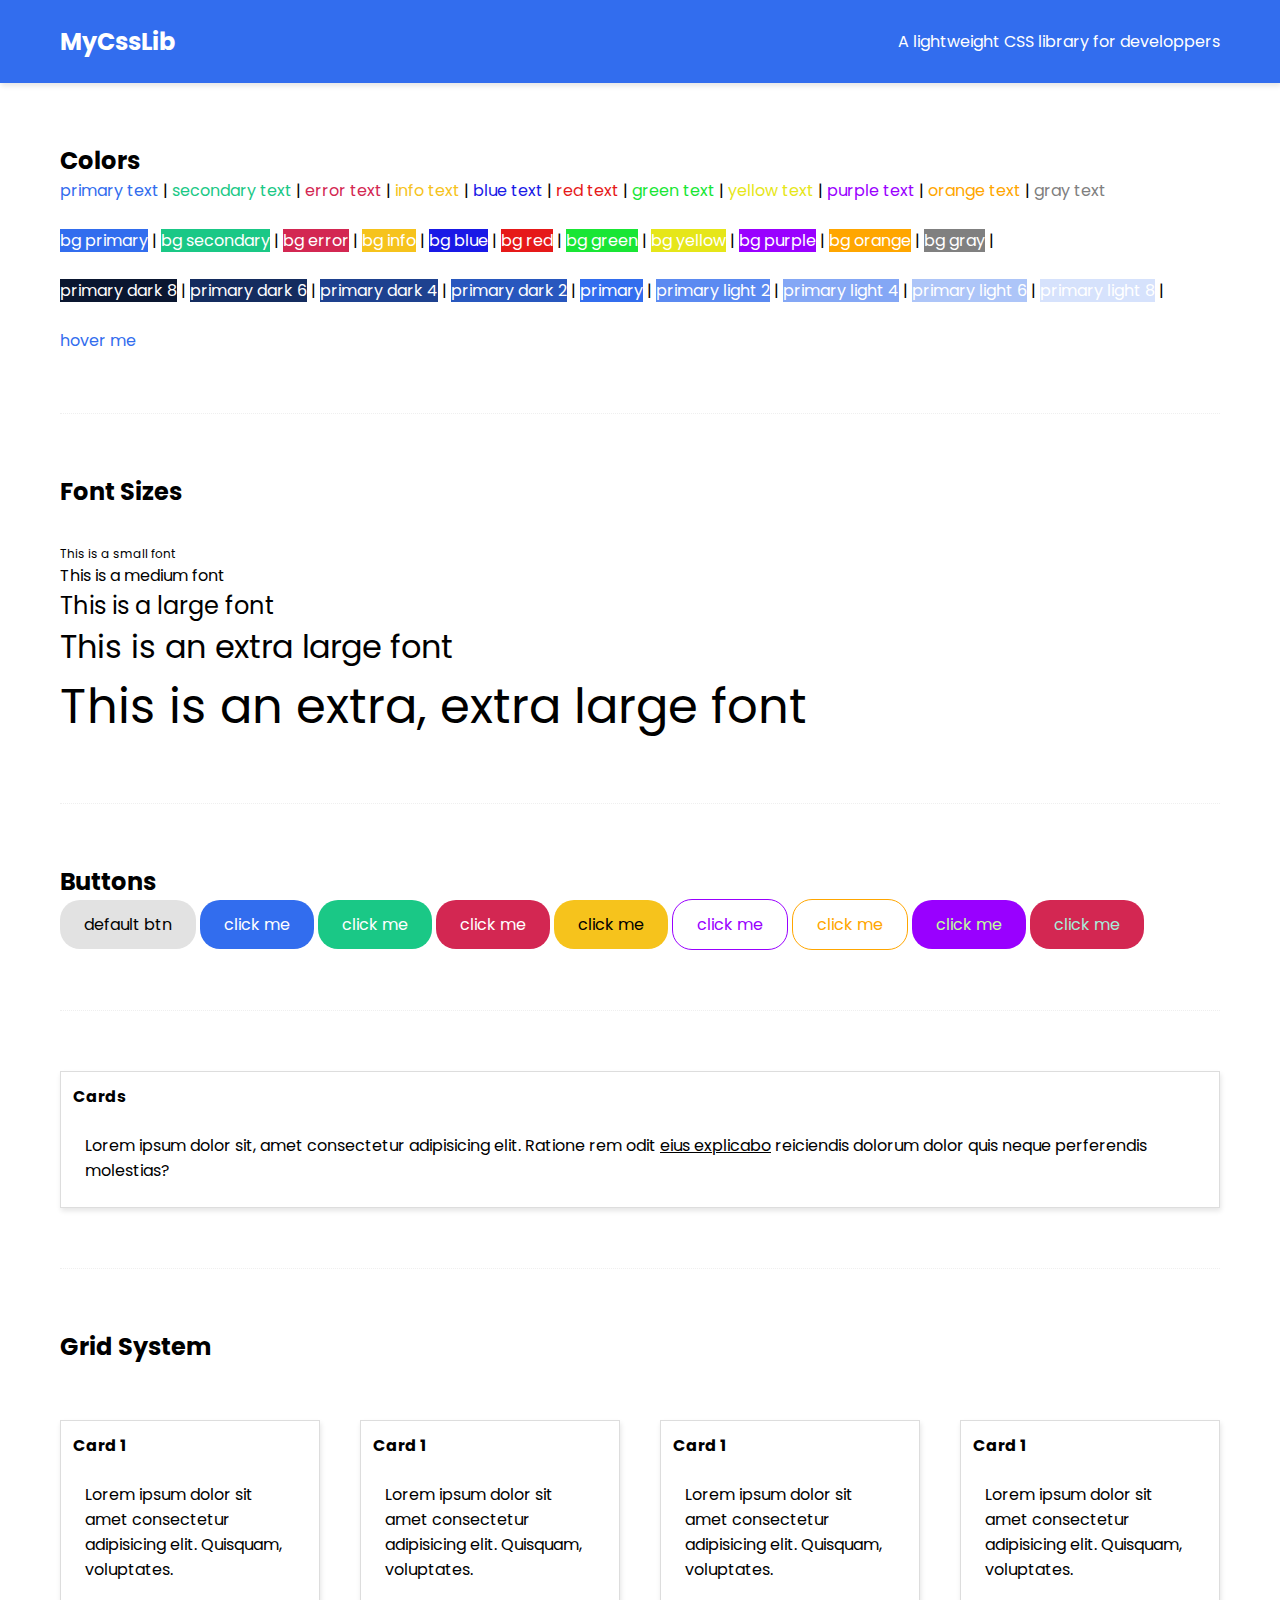
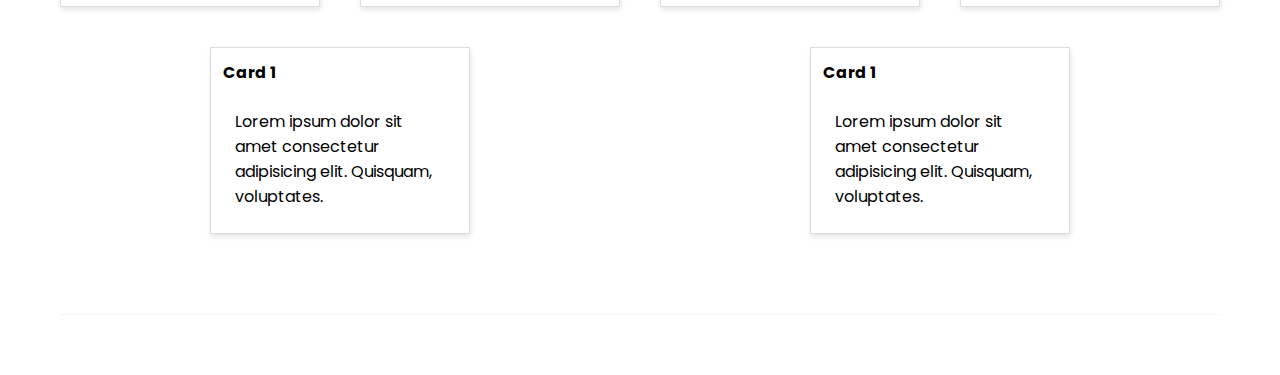
<file: index.html>
<html lang="en">
<head>
  <meta charset="UTF-8">
  <meta http-equiv="X-UA-Compatible" content="IE=edge">
  <meta name="viewport" content="width=device-width, initial-scale=1.0">
  <link rel="stylesheet" href="/library_css/index.css">
  <title>Complete SASS</title>
</head>
<body>
  <nav class="navbar-primary text-white mb-4">
    <div class="container">
      <h2 class="site-title">MyCssLib</h2>
      <p>A lightweight CSS library for developpers</p>
    </div>
  </nav>
  <div class="container">
     <!-- colors -->
     <h2>Colors</h2>
     <span class="text-primary">primary text</span> | 
     <span class="text-secondary">secondary text</span> | 
     <span class="text-error">error text</span> | 
     <span class="text-info">info text</span> | 
     <span class="text-blue">blue text</span> | 
     <span class="text-red">red text</span> |
     <span class="text-green">green text</span> | 
     <span class="text-yellow">yellow text</span> | 
     <span class="text-purple">purple text</span> | 
     <span class="text-orange">orange text</span> | 
     <span class="text-gray">gray text</span>
 
     <br><br>
 
     <span class="bg-primary text-white">bg primary</span> |
     <span class="bg-secondary text-white">bg secondary</span> |
     <span class="bg-error text-white">bg error</span> |
     <span class="bg-info text-white">bg info</span> |
     <span class="bg-blue text-white">bg blue</span> |
     <span class="bg-red text-white">bg red</span> |
     <span class="bg-green text-white">bg green</span> |
     <span class="bg-yellow text-white">bg yellow</span> |
     <span class="bg-purple text-white">bg purple</span> |
     <span class="bg-orange text-white">bg orange</span> |
     <span class="bg-gray text-white">bg gray</span> |
 
     <br><br>
 
     <span class="bg-primary-dark-8 text-white">primary dark 8</span> |
     <span class="bg-primary-dark-6 text-white">primary dark 6</span> |
     <span class="bg-primary-dark-4 text-white">primary dark 4</span> |
     <span class="bg-primary-dark-2 text-white">primary dark 2</span> |
     <span class="bg-primary text-white">primary</span> |
     <span class="bg-primary-light-2 text-white">primary light 2</span> |
     <span class="bg-primary-light-4 text-white">primary light 4</span> |
     <span class="bg-primary-light-6 text-white">primary light 6</span> |
     <span class="bg-primary-light-8 text-white">primary light 8</span> |
     <br><br>
    <a href="#" class="text-primary text-hover-orange-light-1">hover me</a>

    <hr class="mb-4 mt-4" />
  <!-- font sizes -->
  <h2 class="mb-2">Font Sizes</h2>
  <div class="fs-sm">This is a small font</div>
  <div class="fs-md">This is a medium font</div>
  <div class="fs-lg">This is a large font</div>
  <div class="fs-xl">This is an extra large font</div>
  <div class="fs-xxl">This is an extra, extra large font</div>

  <hr class="mb-4 mt-4" />
    
    <!-- buttons -->
    <h2>Buttons</h2>
    <a href="#" class="btn">default btn</a>
    <a href="#" class="btn-primary text-white">click me</a>
    <a href="#" class="btn-secondary text-white">click me</a>
    <a href="#" class="btn-error text-white">click me</a>
    <a href="#" class="btn-info">click me</a>
    <a href="#" class="btn-outlined-purple text-purple text-hover-white">click me</a>
    <a href="#" class="btn-outlined-orange text-orange text-hover-white">click me</a>
    <a href="#" class="btn-complement-purple">click me</a>
    <a href="#" class="btn-complement-error">click me</a>

    <hr class="mb-4 mt-4" />


  <!-- cards -->
  <div class="card">
    <h2 class="card-title">Cards</h2>
    <p class="card-body">Lorem ipsum dolor sit, amet consectetur adipisicing elit. Ratione rem odit <a>eius explicabo</a> reiciendis dolorum dolor quis neque perferendis molestias?</p>
  </div>

  <hr class="mb-4  mt-4" />

  <!-- grid system -->
  <h2 class="mb-2">Grid System</h2>
  <div class="row g-2 justify-space-around">
    <div class="col-xs-12 col-sm-5 col-xl-3">
      <div class="card">
        <h2 class="card-title">Card 1</h2>
        <p class="card-body">Lorem ipsum dolor sit amet consectetur adipisicing elit. Quisquam, voluptates.</p>
      </div>
    </div>
    <div class="col-xs-12 col-sm-5 col-xl-3">
      <div class="card">
        <h2 class="card-title">Card 1</h2>
        <p class="card-body">Lorem ipsum dolor sit amet consectetur adipisicing elit. Quisquam, voluptates.</p>
      </div>
    </div>
    <div class="col-xs-12 col-sm-5 col-xl-3">
      <div class="card">
        <h2 class="card-title">Card 1</h2>
        <p class="card-body">Lorem ipsum dolor sit amet consectetur adipisicing elit. Quisquam, voluptates.</p>
      </div>
    </div>
    <div class="col-xs-12 col-sm-5 col-xl-3">
      <div class="card">
        <h2 class="card-title">Card 1</h2>
        <p class="card-body">Lorem ipsum dolor sit amet consectetur adipisicing elit. Quisquam, voluptates.</p>
      </div>
    </div>
    <div class="col-xs-12 col-sm-5 col-xl-3">
      <div class="card">
        <h2 class="card-title">Card 1</h2>
        <p class="card-body">Lorem ipsum dolor sit amet consectetur adipisicing elit. Quisquam, voluptates.</p>
      </div>
    </div>
    <div class="col-xs-12 col-sm-5 col-xl-3">
      <div class="card">
        <h2 class="card-title">Card 1</h2>
        <p class="card-body">Lorem ipsum dolor sit amet consectetur adipisicing elit. Quisquam, voluptates.</p>
      </div>
    </div>
  </div>

  <hr class="mb-4  mt-4" />
  <!-- utilities -->

  </div>
</body>
</html>
</file>
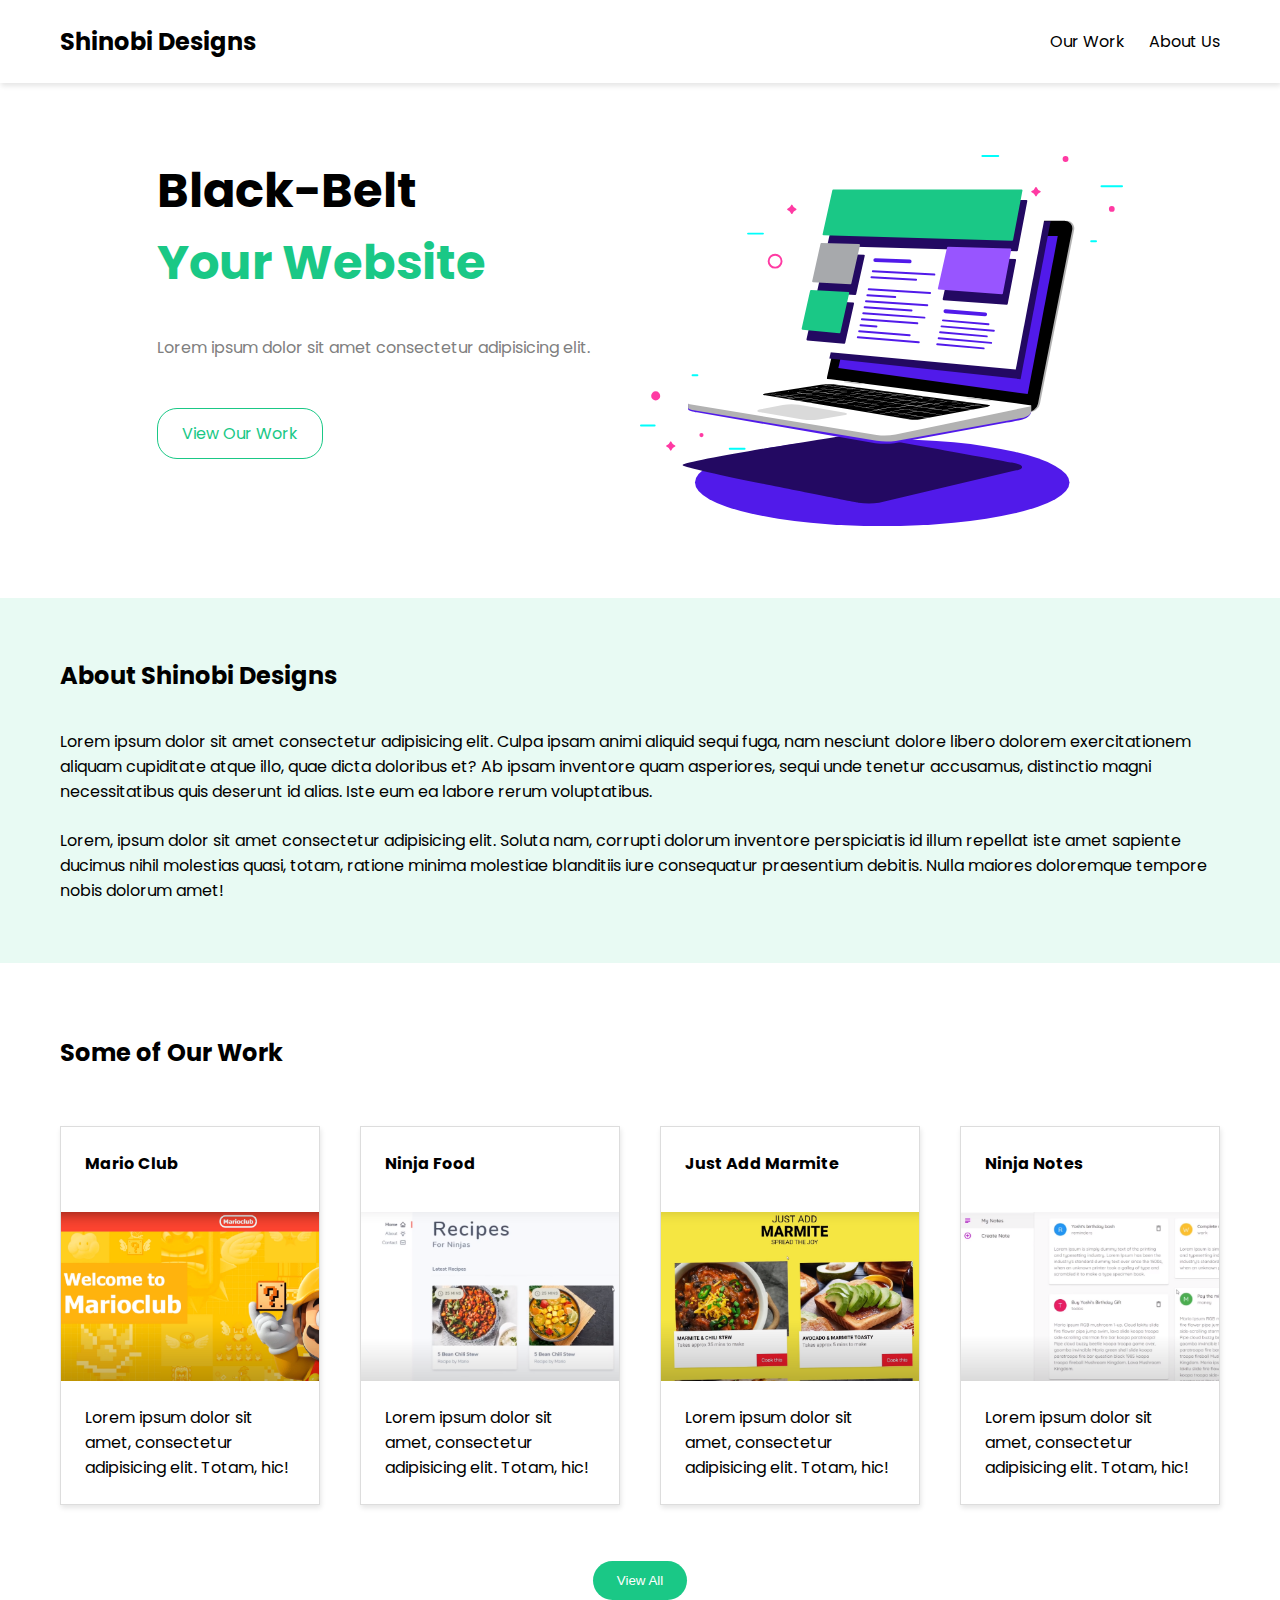
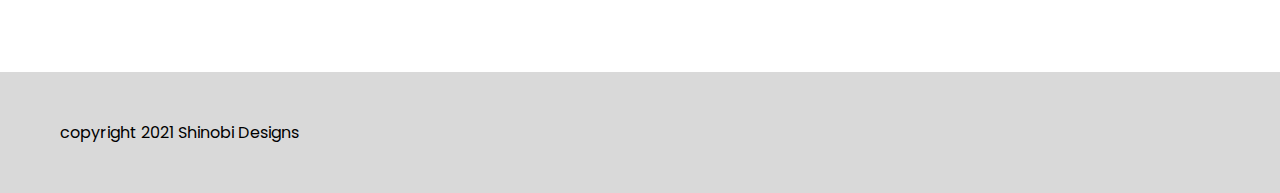
<file: homepage.html>
<html lang="en">
<head>
  <meta charset="UTF-8">
  <meta http-equiv="X-UA-Compatible" content="IE=edge">
  <meta name="viewport" content="width=device-width, initial-scale=1.0">
  <link rel="stylesheet" href="library_css/index.css">
  <title>My Portfolio</title>
</head>
<body>
 <!-- navbar -->
 <nav class="navbar justify-between">
    <div class="container">
      <h1 class="site-title">Shinobi Designs</h1>
      <ul class="d-flex">
        <li class="ml-1 text-hover-secondary"><a href="#work">Our Work</a></li>
        <li class="ml-1 text-hover-secondary"><a href="#about">About Us</a></li>
      </ul>
    </div>
  </nav>

    <!-- intro -->
    <div class="container mt-5">
        <div class="row justify-center">
          <div class="col-xs-12 col-md-5">
            <h2>
              <div class="fs-xxl">Black-Belt</div>
              <div class="fs-xxl text-secondary">Your Website</div>
            </h2>
            <p class="text-gray mt-2 mb-3">Lorem ipsum dolor sit amet consectetur adipisicing elit.</p>
            <a href="#work" class="btn-outlined-secondary text-secondary text-hover-white">View Our Work</a>
          </div>
          <div class="col-xs-12 col-md-5">
            <img src="/img/laptop.svg" alt="">
          </div>
        </div>
      </div>

        <!-- about -->
  <section id="about" class="bg-secondary-light-9 mt-5 pt-4 pb-4">
    <div class="container">
      <h2 class="mb-2">About Shinobi Designs</h2>
      <p>Lorem ipsum dolor sit amet consectetur adipisicing elit. Culpa ipsam animi aliquid sequi fuga, nam nesciunt dolore libero dolorem exercitationem aliquam cupiditate atque illo, quae dicta doloribus et? Ab ipsam inventore quam asperiores, sequi unde tenetur accusamus, distinctio magni necessitatibus quis deserunt id alias. Iste eum ea labore rerum voluptatibus.</p>
      <p class="mt-1">Lorem, ipsum dolor sit amet consectetur adipisicing elit. Soluta nam, corrupti dolorum inventore perspiciatis id illum repellat iste amet sapiente ducimus nihil molestias quasi, totam, ratione minima molestiae blanditiis iure consequatur praesentium debitis. Nulla maiores doloremque tempore nobis dolorum amet!</p>
    </div>
  </section>

   <!-- work section -->
   <section id="work" class="mt-5">
    <div class="container">
      <h2 class="mb-2">Some of Our Work</h2>
      <div class="row g-2">
        <div class="col-xs-12 col-md-6 col-lg-3">
          <div class="card p-0">
            <h3 class="card-title m-1">Mario Club</h3>
            <img src="/img/mario.png" alt="">
            <p class="m-1">Lorem ipsum dolor sit amet, consectetur adipisicing elit. Totam, hic!</p>
          </div>
        </div>
        <div class="col-xs-12 col-md-6 col-lg-3">
          <div class="card p-0">
            <h3 class="card-title m-1">Ninja Food</h3>
            <img src="/img/food.png" alt="">
            <p class="m-1">Lorem ipsum dolor sit amet, consectetur adipisicing elit. Totam, hic!</p>
          </div>
        </div>
        <div class="col-xs-12 col-md-6 col-lg-3">
          <div class="card p-0">
            <h3 class="card-title m-1">Just Add Marmite</h3>
            <img src="/img/marmite.png" alt="">
            <p class="m-1">Lorem ipsum dolor sit amet, consectetur adipisicing elit. Totam, hic!</p>
          </div>
        </div>
        <div class="col-xs-12 col-md-6 col-lg-3">
          <div class="card p-0">
            <h3 class="card-title m-1">Ninja Notes</h3>
            <img src="/img/notes.png" alt="">
            <p class="m-1">Lorem ipsum dolor sit amet, consectetur adipisicing elit. Totam, hic!</p>
          </div>
        </div>
      </div>
      <div class="row justify-center mt-2">
        <button class="btn-secondary text-white font-md">View All</button>
      </div>
    </div>
  </section>


  <!-- footer -->
  <footer class="bg-gray-light-7 pt-3 pb-3 mt-5">
    <div class="container">
      copyright 2021 Shinobi Designs
    </div>
  </footer>

</body>
</html>
</file>
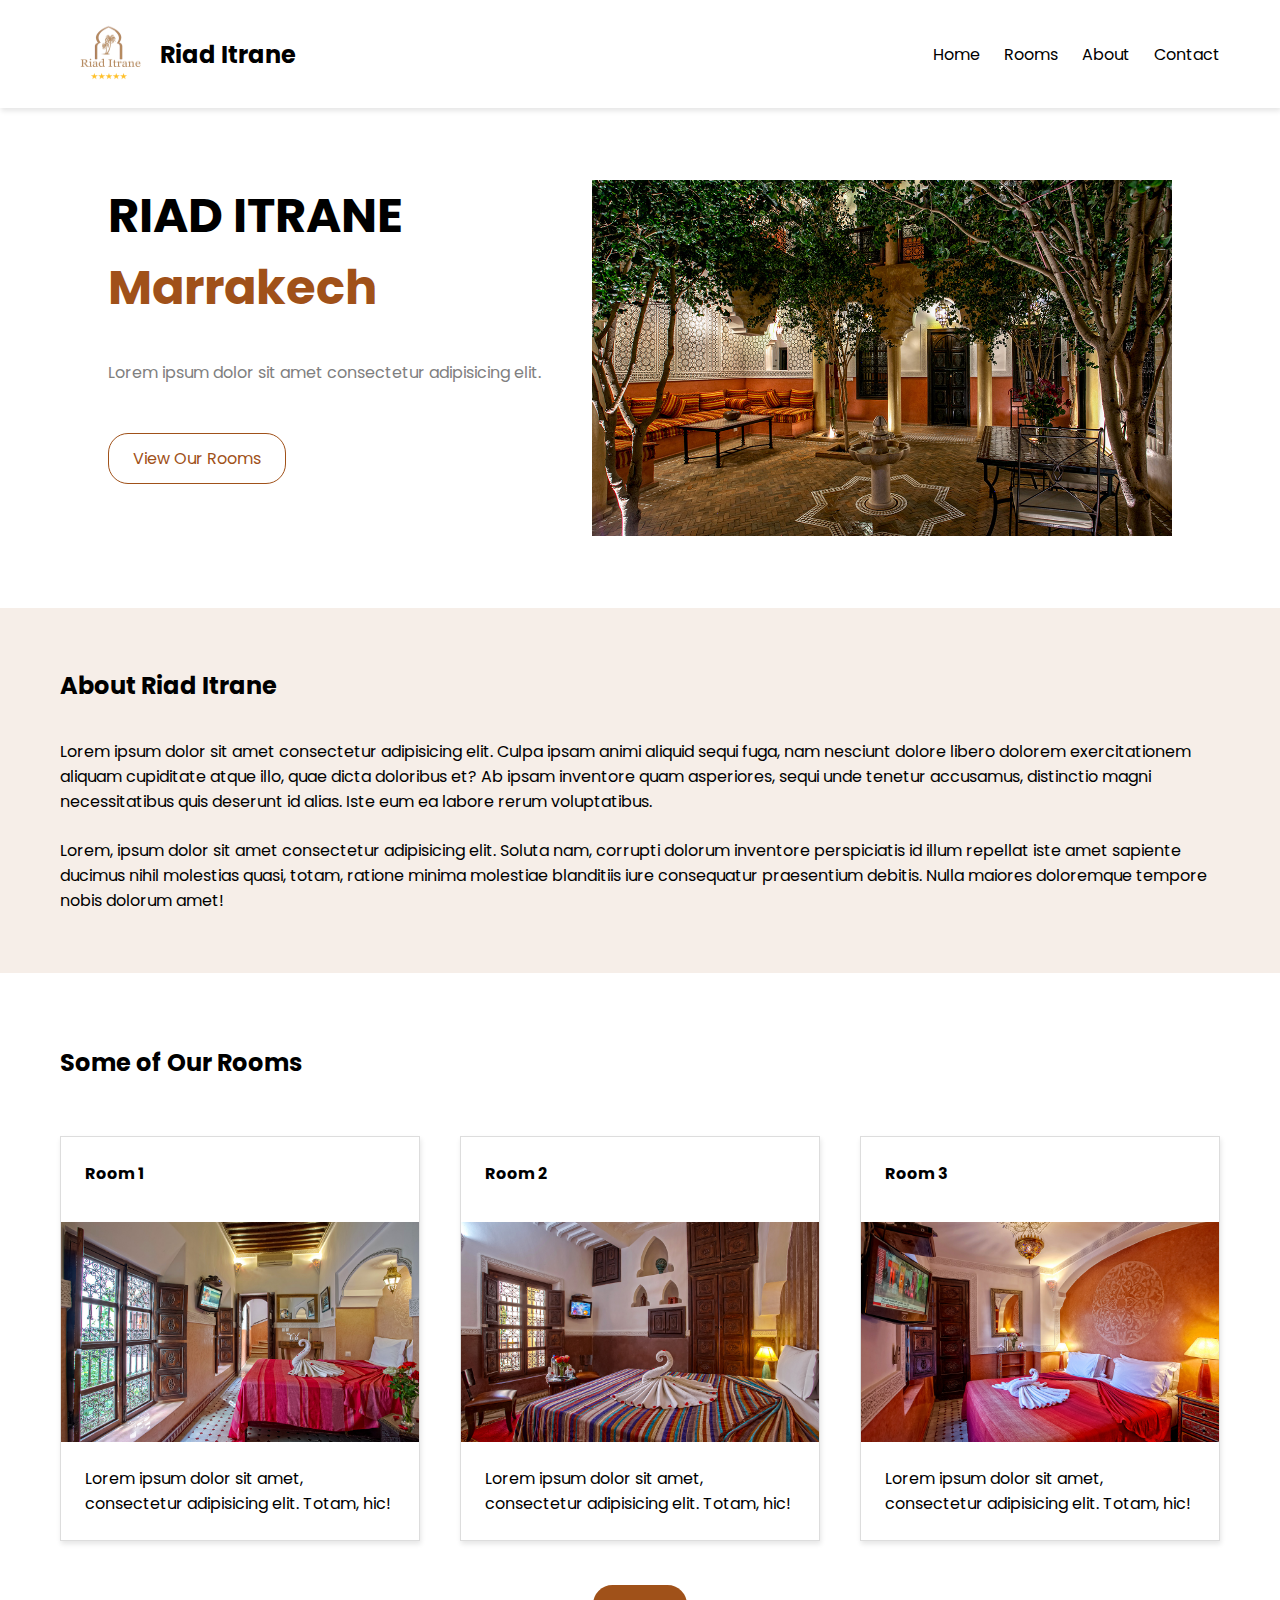
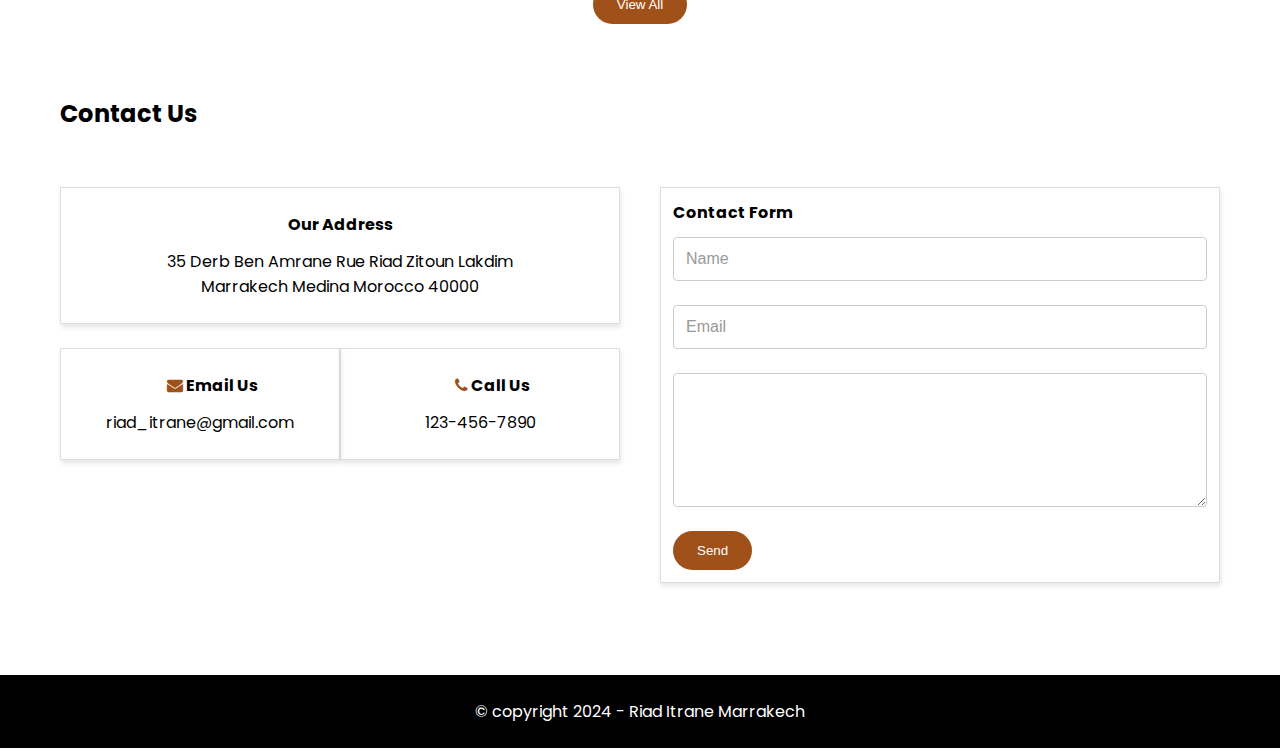
<file: landingPage.html>
<html lang="en">

<head>
    <meta charset="UTF-8">
    <meta http-equiv="X-UA-Compatible" content="IE=edge">
    <meta name="viewport" content="width=device-width, initial-scale=1.0">
    <!-- icon -->
    <link rel="icon" href="/img/riad.ico" type="image/x-icon">
    <link rel="stylesheet" href="library_css/index.css">
    <link rel="stylesheet" href="style.css">
    <link rel="stylesheet" href="https://cdnjs.cloudflare.com/ajax/libs/font-awesome/4.7.0/css/font-awesome.min.css">
    <title>Riad Itrane</title>
</head>

<body>
    <!-- navbar -->
    <nav class="navbar justify-between">
        <div class="container">
            <div class="d-flex center-vertical">
                <img src="/img/riad.png" alt="" class="logo" width="100" height="60">
                <h1 class="site-title 
                ">Riad Itrane</h1>
            </div>

            <!-- <img src="/img/riad.png" alt="" class="logo" width="100" height="100">
            <h1 class="site-title">Riad Itrane</h1> -->
            <ul class="d-flex">
                <li class="ml-1 text-hover-brown"><a href="#">Home</a></li>
                <li class="ml-1 text-hover-brown"><a href="#rooms">Rooms</a></li>
                <li class="ml-1 text-hover-brown"><a href="#about">About</a></li>
                <li class="ml-1 text-hover-brown"><a href="#contact">Contact</a></li>
            </ul>
        </div>
    </nav>

    <!-- hero -->
    <div class="container mt-5">
        <div class="row justify-center">
            <div class="col-xs-12 col-md-5">
                <h2>
                    <div class="fs-xxl">RIAD ITRANE </div>
                    <div class="fs-xxl text-brown">Marrakech</div>
                </h2>
                <p class="text-gray mt-2 mb-3">Lorem ipsum dolor sit amet consectetur adipisicing elit.</p>
                <a href="#rooms" class="btn-outlined-brown text-brown text-hover-white">View Our Rooms</a>
            </div>
            <div class="col-xs-12 col-md-6">
                <img src="/img/hero.jpg" alt="">
            </div>
        </div>
    </div>

    <!-- about -->
    <section id="about" class="bg-brown-light-9 mt-5 pt-4 pb-4">
        <div class="container">
            <h2 class="mb-2">About Riad Itrane</h2>
            <p>Lorem ipsum dolor sit amet consectetur adipisicing elit. Culpa ipsam animi aliquid sequi fuga, nam
                nesciunt dolore libero dolorem exercitationem aliquam cupiditate atque illo, quae dicta doloribus et? Ab
                ipsam inventore quam asperiores, sequi unde tenetur accusamus, distinctio magni necessitatibus quis
                deserunt id alias. Iste eum ea labore rerum voluptatibus.</p>
            <p class="mt-1">Lorem, ipsum dolor sit amet consectetur adipisicing elit. Soluta nam, corrupti dolorum
                inventore perspiciatis id illum repellat iste amet sapiente ducimus nihil molestias quasi, totam,
                ratione minima molestiae blanditiis iure consequatur praesentium debitis. Nulla maiores doloremque
                tempore nobis dolorum amet!</p>
        </div>
    </section>

    <!-- rooms section -->
    <section id="rooms" class="mt-5">
        <div class="container">
            <h2 class="mb-2">Some of Our Rooms</h2>
            <div class="row g-2">
                <div class="col-xs-12 col-md-6 col-lg-4">
                    <div class="card p-0">
                        <h3 class="card-title m-1">Room 1 </h3>
                        <div class="container-img-btn">
                            <img src="/img/r1.jpg" class="img-btn" alt="">
                            <button class="btn-img btn-brown text-white">Book Now</button>
                        </div>
                        <p class="m-1">Lorem ipsum dolor sit amet, consectetur adipisicing elit. Totam, hic!</p>
                    </div>
                </div>
                <div class="col-xs-12 col-md-6 col-lg-4">
                    <div class="card p-0">
                        <h3 class="card-title m-1">Room 2</h3>
                        <div class="container-img-btn">
                            <img src="/img/r2.jpg" class="img-btn" alt="">
                            <button class="btn-img btn-brown text-white">Book Now</button>
                        </div>
                        <p class="m-1">Lorem ipsum dolor sit amet, consectetur adipisicing elit. Totam, hic!</p>
                    </div>
                </div>
                <div class="col-xs-12 col-md-6 col-lg-4">
                    <div class="card p-0">
                        <h3 class="card-title m-1">Room 3 </h3>
                        <div class="container-img-btn">
                            <img src="/img/r3.jpg" class="img-btn" alt="">
                            <button class="btn-img btn-brown text-white">Book Now</button>
                        </div>
                        <p class="m-1">Lorem ipsum dolor sit amet, consectetur adipisicing elit. Totam, hic!</p>
                    </div>
                </div>

            </div>
            <div class="row justify-center mt-1">
                <button class="btn-brown text-white font-md">View All</button>
            </div>
        </div>
    </section>
    <!-- contact section -->
    <section id="contact" class="mt-5">
        <div class="container">
            <h2 class="mb-2">Contact Us</h2>
            <div class="row g-2">
                <div class="col-xs-12 col-md-6">
                    <div class="card text-center p-1">
                        <h3 class="card-title">Our Address</h3>
                        <p>35 Derb Ben Amrane

                            Rue Riad Zitoun Lakdim
                        </p>

                        Marrakech Medina

                        Morocco 40000</p>

                    </div>
                    <div class="row pt-1  text-center">
                        <div class="card col-md-6 p-1">

                            <h3 class="card-title"><i class="fa fa-envelope text-brown ml-1"></i> Email Us</h3>
                            <p>riad_itrane@gmail.com</p>
                        </div>
                        <div class="card col-md-6 p-1">
                            <h3 class="card-title text-center"><i class="fa fa-phone text-brown ml-1"></i> Call Us</h3>
                            <p> 123-456-7890</p>

                        </div>
                    </div>
                </div>
                <div class="col-xs-12 col-md-6">
                    <div class="card">
                        <h3 class="card-title">Contact Form</h3>
                        <form action="">
                            <input type="text" placeholder="Name" class="styled-input mb-1" required>
                            <input type="email" placeholder="Email" class="styled-input mb-1" required>
                            <textarea name="message" id="message" rows="6" class="styled-input mb-1"
                                required></textarea>
                            <button class="btn-brown text-white">Send</button>
                        </form>
                    </div>
                </div>
            </div>
        </div>
    </section>

    <button onclick="topFunction()" id="top-btn" title="Go to top" class="btn d-none fs-sm"
        style="position: fixed; bottom: 20px; right: 30px;border-radius:0"><i class="fa fa-arrow-up"></i></button>
    <!-- footer -->
    <footer class="bg-black text-white text-center pt-1 pb-1 mt-5">
        <div class="container">
            © copyright 2024 - Riad Itrane Marrakech
        </div>
    </footer>
    <script src="index.js"></script>
</body>

</html>
</file>
<file: library_css/index.css>
@import url("https://fonts.googleapis.com/css2?family=Poppins:ital,wght@0,100;0,200;0,300;0,400;0,500;0,600;0,700;0,800;0,900;1,100;1,200;1,300;1,400;1,500;1,600;1,700;1,800;1,900&display=swap");
.test-btn {
  color: #326dee;
}

* {
  color: inherit;
  margin: 0;
}

body {
  font-family: Poppins;
}

ul {
  padding: 0;
  list-style-type: none;
}

a {
  text-decoration: none;
}

hr {
  border: 0;
  border-top: 1px dotted #efefef;
}

img {
  max-width: 100%;
}

h1 a {
  color: red;
}

@media (min-width: 0) {
  .responsive-test {
    color: red;
  }
}
@media (min-width: 480px) {
  .responsive-test {
    color: blue;
  }
}
@media (min-width: 720px) {
  .responsive-test {
    color: green;
  }
}
@media (min-width: 960px) {
  .responsive-test {
    color: yellow;
  }
}
@media (min-width: 1200px) {
  .responsive-test {
    color: purple;
  }
}

.container {
  width: 100%;
  max-width: 1200px;
  margin: 0 auto;
  padding: 0 20px;
  box-sizing: border-box;
}

.row {
  display: flex;
  flex-flow: row wrap;
}

@media (min-width: 0) {
  .col-xs-1 {
    box-sizing: border-box;
    flex-grow: 0;
    width: 8.3333333333%;
  }
  .col-xs-2 {
    box-sizing: border-box;
    flex-grow: 0;
    width: 16.6666666667%;
  }
  .col-xs-3 {
    box-sizing: border-box;
    flex-grow: 0;
    width: 25%;
  }
  .col-xs-4 {
    box-sizing: border-box;
    flex-grow: 0;
    width: 33.3333333333%;
  }
  .col-xs-5 {
    box-sizing: border-box;
    flex-grow: 0;
    width: 41.6666666667%;
  }
  .col-xs-6 {
    box-sizing: border-box;
    flex-grow: 0;
    width: 50%;
  }
  .col-xs-7 {
    box-sizing: border-box;
    flex-grow: 0;
    width: 58.3333333333%;
  }
  .col-xs-8 {
    box-sizing: border-box;
    flex-grow: 0;
    width: 66.6666666667%;
  }
  .col-xs-9 {
    box-sizing: border-box;
    flex-grow: 0;
    width: 75%;
  }
  .col-xs-10 {
    box-sizing: border-box;
    flex-grow: 0;
    width: 83.3333333333%;
  }
  .col-xs-11 {
    box-sizing: border-box;
    flex-grow: 0;
    width: 91.6666666667%;
  }
  .col-xs-12 {
    box-sizing: border-box;
    flex-grow: 0;
    width: 100%;
  }
}
@media (min-width: 480px) {
  .col-sm-1 {
    box-sizing: border-box;
    flex-grow: 0;
    width: 8.3333333333%;
  }
  .col-sm-2 {
    box-sizing: border-box;
    flex-grow: 0;
    width: 16.6666666667%;
  }
  .col-sm-3 {
    box-sizing: border-box;
    flex-grow: 0;
    width: 25%;
  }
  .col-sm-4 {
    box-sizing: border-box;
    flex-grow: 0;
    width: 33.3333333333%;
  }
  .col-sm-5 {
    box-sizing: border-box;
    flex-grow: 0;
    width: 41.6666666667%;
  }
  .col-sm-6 {
    box-sizing: border-box;
    flex-grow: 0;
    width: 50%;
  }
  .col-sm-7 {
    box-sizing: border-box;
    flex-grow: 0;
    width: 58.3333333333%;
  }
  .col-sm-8 {
    box-sizing: border-box;
    flex-grow: 0;
    width: 66.6666666667%;
  }
  .col-sm-9 {
    box-sizing: border-box;
    flex-grow: 0;
    width: 75%;
  }
  .col-sm-10 {
    box-sizing: border-box;
    flex-grow: 0;
    width: 83.3333333333%;
  }
  .col-sm-11 {
    box-sizing: border-box;
    flex-grow: 0;
    width: 91.6666666667%;
  }
  .col-sm-12 {
    box-sizing: border-box;
    flex-grow: 0;
    width: 100%;
  }
}
@media (min-width: 720px) {
  .col-md-1 {
    box-sizing: border-box;
    flex-grow: 0;
    width: 8.3333333333%;
  }
  .col-md-2 {
    box-sizing: border-box;
    flex-grow: 0;
    width: 16.6666666667%;
  }
  .col-md-3 {
    box-sizing: border-box;
    flex-grow: 0;
    width: 25%;
  }
  .col-md-4 {
    box-sizing: border-box;
    flex-grow: 0;
    width: 33.3333333333%;
  }
  .col-md-5 {
    box-sizing: border-box;
    flex-grow: 0;
    width: 41.6666666667%;
  }
  .col-md-6 {
    box-sizing: border-box;
    flex-grow: 0;
    width: 50%;
  }
  .col-md-7 {
    box-sizing: border-box;
    flex-grow: 0;
    width: 58.3333333333%;
  }
  .col-md-8 {
    box-sizing: border-box;
    flex-grow: 0;
    width: 66.6666666667%;
  }
  .col-md-9 {
    box-sizing: border-box;
    flex-grow: 0;
    width: 75%;
  }
  .col-md-10 {
    box-sizing: border-box;
    flex-grow: 0;
    width: 83.3333333333%;
  }
  .col-md-11 {
    box-sizing: border-box;
    flex-grow: 0;
    width: 91.6666666667%;
  }
  .col-md-12 {
    box-sizing: border-box;
    flex-grow: 0;
    width: 100%;
  }
}
@media (min-width: 960px) {
  .col-lg-1 {
    box-sizing: border-box;
    flex-grow: 0;
    width: 8.3333333333%;
  }
  .col-lg-2 {
    box-sizing: border-box;
    flex-grow: 0;
    width: 16.6666666667%;
  }
  .col-lg-3 {
    box-sizing: border-box;
    flex-grow: 0;
    width: 25%;
  }
  .col-lg-4 {
    box-sizing: border-box;
    flex-grow: 0;
    width: 33.3333333333%;
  }
  .col-lg-5 {
    box-sizing: border-box;
    flex-grow: 0;
    width: 41.6666666667%;
  }
  .col-lg-6 {
    box-sizing: border-box;
    flex-grow: 0;
    width: 50%;
  }
  .col-lg-7 {
    box-sizing: border-box;
    flex-grow: 0;
    width: 58.3333333333%;
  }
  .col-lg-8 {
    box-sizing: border-box;
    flex-grow: 0;
    width: 66.6666666667%;
  }
  .col-lg-9 {
    box-sizing: border-box;
    flex-grow: 0;
    width: 75%;
  }
  .col-lg-10 {
    box-sizing: border-box;
    flex-grow: 0;
    width: 83.3333333333%;
  }
  .col-lg-11 {
    box-sizing: border-box;
    flex-grow: 0;
    width: 91.6666666667%;
  }
  .col-lg-12 {
    box-sizing: border-box;
    flex-grow: 0;
    width: 100%;
  }
}
@media (min-width: 1200px) {
  .col-xl-1 {
    box-sizing: border-box;
    flex-grow: 0;
    width: 8.3333333333%;
  }
  .col-xl-2 {
    box-sizing: border-box;
    flex-grow: 0;
    width: 16.6666666667%;
  }
  .col-xl-3 {
    box-sizing: border-box;
    flex-grow: 0;
    width: 25%;
  }
  .col-xl-4 {
    box-sizing: border-box;
    flex-grow: 0;
    width: 33.3333333333%;
  }
  .col-xl-5 {
    box-sizing: border-box;
    flex-grow: 0;
    width: 41.6666666667%;
  }
  .col-xl-6 {
    box-sizing: border-box;
    flex-grow: 0;
    width: 50%;
  }
  .col-xl-7 {
    box-sizing: border-box;
    flex-grow: 0;
    width: 58.3333333333%;
  }
  .col-xl-8 {
    box-sizing: border-box;
    flex-grow: 0;
    width: 66.6666666667%;
  }
  .col-xl-9 {
    box-sizing: border-box;
    flex-grow: 0;
    width: 75%;
  }
  .col-xl-10 {
    box-sizing: border-box;
    flex-grow: 0;
    width: 83.3333333333%;
  }
  .col-xl-11 {
    box-sizing: border-box;
    flex-grow: 0;
    width: 91.6666666667%;
  }
  .col-xl-12 {
    box-sizing: border-box;
    flex-grow: 0;
    width: 100%;
  }
}
.g-0 > * {
  padding: 0;
}

.g-0 {
  margin-left: 0;
  margin-right: 0;
}

.g-1 > * {
  padding: 10px;
}

.g-1 {
  margin-left: -10px;
  margin-right: -10px;
}

.g-2 > * {
  padding: 20px;
}

.g-2 {
  margin-left: -20px;
  margin-right: -20px;
}

.g-3 > * {
  padding: 30px;
}

.g-3 {
  margin-left: -30px;
  margin-right: -30px;
}

.justify-flex-start {
  justify-content: flex-start;
}

.align-flex-start {
  align-items: flex-start;
}

.justify-flex-end {
  justify-content: flex-end;
}

.align-flex-end {
  align-items: flex-end;
}

.justify-center {
  justify-content: center;
}

.align-center {
  align-items: center;
}

.justify-space-between {
  justify-content: space-between;
}

.align-space-between {
  align-items: space-between;
}

.justify-space-around {
  justify-content: space-around;
}

.align-space-around {
  align-items: space-around;
}

.text-primary {
  color: #326dee;
}

.bg-primary {
  background-color: #326dee;
}

.text-hover-primary:hover {
  color: #326dee;
}

.text-primary-light-1 {
  color: #477cf0;
}

.bg-primary-light-1 {
  background-color: #477cf0;
}

.text-hover-primary-light-1:hover {
  color: #477cf0;
}

.text-primary-light-2 {
  color: #5b8af1;
}

.bg-primary-light-2 {
  background-color: #5b8af1;
}

.text-hover-primary-light-2:hover {
  color: #5b8af1;
}

.text-primary-light-3 {
  color: #7099f3;
}

.bg-primary-light-3 {
  background-color: #7099f3;
}

.text-hover-primary-light-3:hover {
  color: #7099f3;
}

.text-primary-light-4 {
  color: #84a7f5;
}

.bg-primary-light-4 {
  background-color: #84a7f5;
}

.text-hover-primary-light-4:hover {
  color: #84a7f5;
}

.text-primary-light-5 {
  color: #99b6f7;
}

.bg-primary-light-5 {
  background-color: #99b6f7;
}

.text-hover-primary-light-5:hover {
  color: #99b6f7;
}

.text-primary-light-6 {
  color: #adc5f8;
}

.bg-primary-light-6 {
  background-color: #adc5f8;
}

.text-hover-primary-light-6:hover {
  color: #adc5f8;
}

.text-primary-light-7 {
  color: #c2d3fa;
}

.bg-primary-light-7 {
  background-color: #c2d3fa;
}

.text-hover-primary-light-7:hover {
  color: #c2d3fa;
}

.text-primary-light-8 {
  color: #d6e2fc;
}

.bg-primary-light-8 {
  background-color: #d6e2fc;
}

.text-hover-primary-light-8:hover {
  color: #d6e2fc;
}

.text-primary-light-9 {
  color: #ebf0fd;
}

.bg-primary-light-9 {
  background-color: #ebf0fd;
}

.text-hover-primary-light-9:hover {
  color: #ebf0fd;
}

.text-primary-dark-1 {
  color: #2d62d6;
}

.bg-primary-dark-1 {
  background-color: #2d62d6;
}

.text-hover-primary-dark-1:hover {
  color: #2d62d6;
}

.text-primary-dark-2 {
  color: #2857be;
}

.bg-primary-dark-2 {
  background-color: #2857be;
}

.text-hover-primary-dark-2:hover {
  color: #2857be;
}

.text-primary-dark-3 {
  color: #234ca7;
}

.bg-primary-dark-3 {
  background-color: #234ca7;
}

.text-hover-primary-dark-3:hover {
  color: #234ca7;
}

.text-primary-dark-4 {
  color: #1e418f;
}

.bg-primary-dark-4 {
  background-color: #1e418f;
}

.text-hover-primary-dark-4:hover {
  color: #1e418f;
}

.text-primary-dark-5 {
  color: #193777;
}

.bg-primary-dark-5 {
  background-color: #193777;
}

.text-hover-primary-dark-5:hover {
  color: #193777;
}

.text-primary-dark-6 {
  color: #142c5f;
}

.bg-primary-dark-6 {
  background-color: #142c5f;
}

.text-hover-primary-dark-6:hover {
  color: #142c5f;
}

.text-primary-dark-7 {
  color: #0f2147;
}

.bg-primary-dark-7 {
  background-color: #0f2147;
}

.text-hover-primary-dark-7:hover {
  color: #0f2147;
}

.text-primary-dark-8 {
  color: #0a1630;
}

.bg-primary-dark-8 {
  background-color: #0a1630;
}

.text-hover-primary-dark-8:hover {
  color: #0a1630;
}

.text-primary-dark-9 {
  color: #050b18;
}

.bg-primary-dark-9 {
  background-color: #050b18;
}

.text-hover-primary-dark-9:hover {
  color: #050b18;
}

.text-secondary {
  color: #1ac886;
}

.bg-secondary {
  background-color: #1ac886;
}

.text-hover-secondary:hover {
  color: #1ac886;
}

.text-secondary-light-1 {
  color: #31ce92;
}

.bg-secondary-light-1 {
  background-color: #31ce92;
}

.text-hover-secondary-light-1:hover {
  color: #31ce92;
}

.text-secondary-light-2 {
  color: #48d39e;
}

.bg-secondary-light-2 {
  background-color: #48d39e;
}

.text-hover-secondary-light-2:hover {
  color: #48d39e;
}

.text-secondary-light-3 {
  color: #5fd9aa;
}

.bg-secondary-light-3 {
  background-color: #5fd9aa;
}

.text-hover-secondary-light-3:hover {
  color: #5fd9aa;
}

.text-secondary-light-4 {
  color: #76deb6;
}

.bg-secondary-light-4 {
  background-color: #76deb6;
}

.text-hover-secondary-light-4:hover {
  color: #76deb6;
}

.text-secondary-light-5 {
  color: #8de4c3;
}

.bg-secondary-light-5 {
  background-color: #8de4c3;
}

.text-hover-secondary-light-5:hover {
  color: #8de4c3;
}

.text-secondary-light-6 {
  color: #a3e9cf;
}

.bg-secondary-light-6 {
  background-color: #a3e9cf;
}

.text-hover-secondary-light-6:hover {
  color: #a3e9cf;
}

.text-secondary-light-7 {
  color: #baefdb;
}

.bg-secondary-light-7 {
  background-color: #baefdb;
}

.text-hover-secondary-light-7:hover {
  color: #baefdb;
}

.text-secondary-light-8 {
  color: #d1f4e7;
}

.bg-secondary-light-8 {
  background-color: #d1f4e7;
}

.text-hover-secondary-light-8:hover {
  color: #d1f4e7;
}

.text-secondary-light-9 {
  color: #e8faf3;
}

.bg-secondary-light-9 {
  background-color: #e8faf3;
}

.text-hover-secondary-light-9:hover {
  color: #e8faf3;
}

.text-secondary-dark-1 {
  color: #17b479;
}

.bg-secondary-dark-1 {
  background-color: #17b479;
}

.text-hover-secondary-dark-1:hover {
  color: #17b479;
}

.text-secondary-dark-2 {
  color: #15a06b;
}

.bg-secondary-dark-2 {
  background-color: #15a06b;
}

.text-hover-secondary-dark-2:hover {
  color: #15a06b;
}

.text-secondary-dark-3 {
  color: #128c5e;
}

.bg-secondary-dark-3 {
  background-color: #128c5e;
}

.text-hover-secondary-dark-3:hover {
  color: #128c5e;
}

.text-secondary-dark-4 {
  color: #107850;
}

.bg-secondary-dark-4 {
  background-color: #107850;
}

.text-hover-secondary-dark-4:hover {
  color: #107850;
}

.text-secondary-dark-5 {
  color: #0d6443;
}

.bg-secondary-dark-5 {
  background-color: #0d6443;
}

.text-hover-secondary-dark-5:hover {
  color: #0d6443;
}

.text-secondary-dark-6 {
  color: #0a5036;
}

.bg-secondary-dark-6 {
  background-color: #0a5036;
}

.text-hover-secondary-dark-6:hover {
  color: #0a5036;
}

.text-secondary-dark-7 {
  color: #083c28;
}

.bg-secondary-dark-7 {
  background-color: #083c28;
}

.text-hover-secondary-dark-7:hover {
  color: #083c28;
}

.text-secondary-dark-8 {
  color: #05281b;
}

.bg-secondary-dark-8 {
  background-color: #05281b;
}

.text-hover-secondary-dark-8:hover {
  color: #05281b;
}

.text-secondary-dark-9 {
  color: #03140d;
}

.bg-secondary-dark-9 {
  background-color: #03140d;
}

.text-hover-secondary-dark-9:hover {
  color: #03140d;
}

.text-error {
  color: #d32752;
}

.bg-error {
  background-color: #d32752;
}

.text-hover-error:hover {
  color: #d32752;
}

.text-error-light-1 {
  color: #d73d63;
}

.bg-error-light-1 {
  background-color: #d73d63;
}

.text-hover-error-light-1:hover {
  color: #d73d63;
}

.text-error-light-2 {
  color: #dc5275;
}

.bg-error-light-2 {
  background-color: #dc5275;
}

.text-hover-error-light-2:hover {
  color: #dc5275;
}

.text-error-light-3 {
  color: #e06886;
}

.bg-error-light-3 {
  background-color: #e06886;
}

.text-hover-error-light-3:hover {
  color: #e06886;
}

.text-error-light-4 {
  color: #e57d97;
}

.bg-error-light-4 {
  background-color: #e57d97;
}

.text-hover-error-light-4:hover {
  color: #e57d97;
}

.text-error-light-5 {
  color: #e993a9;
}

.bg-error-light-5 {
  background-color: #e993a9;
}

.text-hover-error-light-5:hover {
  color: #e993a9;
}

.text-error-light-6 {
  color: #eda9ba;
}

.bg-error-light-6 {
  background-color: #eda9ba;
}

.text-hover-error-light-6:hover {
  color: #eda9ba;
}

.text-error-light-7 {
  color: #f2becb;
}

.bg-error-light-7 {
  background-color: #f2becb;
}

.text-hover-error-light-7:hover {
  color: #f2becb;
}

.text-error-light-8 {
  color: #f6d4dc;
}

.bg-error-light-8 {
  background-color: #f6d4dc;
}

.text-hover-error-light-8:hover {
  color: #f6d4dc;
}

.text-error-light-9 {
  color: #fbe9ee;
}

.bg-error-light-9 {
  background-color: #fbe9ee;
}

.text-hover-error-light-9:hover {
  color: #fbe9ee;
}

.text-error-dark-1 {
  color: #be234a;
}

.bg-error-dark-1 {
  background-color: #be234a;
}

.text-hover-error-dark-1:hover {
  color: #be234a;
}

.text-error-dark-2 {
  color: #a91f42;
}

.bg-error-dark-2 {
  background-color: #a91f42;
}

.text-hover-error-dark-2:hover {
  color: #a91f42;
}

.text-error-dark-3 {
  color: #941b39;
}

.bg-error-dark-3 {
  background-color: #941b39;
}

.text-hover-error-dark-3:hover {
  color: #941b39;
}

.text-error-dark-4 {
  color: #7f1731;
}

.bg-error-dark-4 {
  background-color: #7f1731;
}

.text-hover-error-dark-4:hover {
  color: #7f1731;
}

.text-error-dark-5 {
  color: #6a1429;
}

.bg-error-dark-5 {
  background-color: #6a1429;
}

.text-hover-error-dark-5:hover {
  color: #6a1429;
}

.text-error-dark-6 {
  color: #541021;
}

.bg-error-dark-6 {
  background-color: #541021;
}

.text-hover-error-dark-6:hover {
  color: #541021;
}

.text-error-dark-7 {
  color: #3f0c19;
}

.bg-error-dark-7 {
  background-color: #3f0c19;
}

.text-hover-error-dark-7:hover {
  color: #3f0c19;
}

.text-error-dark-8 {
  color: #2a0810;
}

.bg-error-dark-8 {
  background-color: #2a0810;
}

.text-hover-error-dark-8:hover {
  color: #2a0810;
}

.text-error-dark-9 {
  color: #150408;
}

.bg-error-dark-9 {
  background-color: #150408;
}

.text-hover-error-dark-9:hover {
  color: #150408;
}

.text-info {
  color: #f6c31c;
}

.bg-info {
  background-color: #f6c31c;
}

.text-hover-info:hover {
  color: #f6c31c;
}

.text-info-light-1 {
  color: #f7c933;
}

.bg-info-light-1 {
  background-color: #f7c933;
}

.text-hover-info-light-1:hover {
  color: #f7c933;
}

.text-info-light-2 {
  color: #f8cf49;
}

.bg-info-light-2 {
  background-color: #f8cf49;
}

.text-hover-info-light-2:hover {
  color: #f8cf49;
}

.text-info-light-3 {
  color: #f9d560;
}

.bg-info-light-3 {
  background-color: #f9d560;
}

.text-hover-info-light-3:hover {
  color: #f9d560;
}

.text-info-light-4 {
  color: #fadb77;
}

.bg-info-light-4 {
  background-color: #fadb77;
}

.text-hover-info-light-4:hover {
  color: #fadb77;
}

.text-info-light-5 {
  color: #fbe18e;
}

.bg-info-light-5 {
  background-color: #fbe18e;
}

.text-hover-info-light-5:hover {
  color: #fbe18e;
}

.text-info-light-6 {
  color: #fbe7a4;
}

.bg-info-light-6 {
  background-color: #fbe7a4;
}

.text-hover-info-light-6:hover {
  color: #fbe7a4;
}

.text-info-light-7 {
  color: #fcedbb;
}

.bg-info-light-7 {
  background-color: #fcedbb;
}

.text-hover-info-light-7:hover {
  color: #fcedbb;
}

.text-info-light-8 {
  color: #fdf3d2;
}

.bg-info-light-8 {
  background-color: #fdf3d2;
}

.text-hover-info-light-8:hover {
  color: #fdf3d2;
}

.text-info-light-9 {
  color: #fef9e8;
}

.bg-info-light-9 {
  background-color: #fef9e8;
}

.text-hover-info-light-9:hover {
  color: #fef9e8;
}

.text-info-dark-1 {
  color: #ddb019;
}

.bg-info-dark-1 {
  background-color: #ddb019;
}

.text-hover-info-dark-1:hover {
  color: #ddb019;
}

.text-info-dark-2 {
  color: #c59c16;
}

.bg-info-dark-2 {
  background-color: #c59c16;
}

.text-hover-info-dark-2:hover {
  color: #c59c16;
}

.text-info-dark-3 {
  color: #ac8914;
}

.bg-info-dark-3 {
  background-color: #ac8914;
}

.text-hover-info-dark-3:hover {
  color: #ac8914;
}

.text-info-dark-4 {
  color: #947511;
}

.bg-info-dark-4 {
  background-color: #947511;
}

.text-hover-info-dark-4:hover {
  color: #947511;
}

.text-info-dark-5 {
  color: #7b620e;
}

.bg-info-dark-5 {
  background-color: #7b620e;
}

.text-hover-info-dark-5:hover {
  color: #7b620e;
}

.text-info-dark-6 {
  color: #624e0b;
}

.bg-info-dark-6 {
  background-color: #624e0b;
}

.text-hover-info-dark-6:hover {
  color: #624e0b;
}

.text-info-dark-7 {
  color: #4a3b08;
}

.bg-info-dark-7 {
  background-color: #4a3b08;
}

.text-hover-info-dark-7:hover {
  color: #4a3b08;
}

.text-info-dark-8 {
  color: #312706;
}

.bg-info-dark-8 {
  background-color: #312706;
}

.text-hover-info-dark-8:hover {
  color: #312706;
}

.text-info-dark-9 {
  color: #191403;
}

.bg-info-dark-9 {
  background-color: #191403;
}

.text-hover-info-dark-9:hover {
  color: #191403;
}

.text-blue {
  color: #1919e6;
}

.bg-blue {
  background-color: #1919e6;
}

.text-hover-blue:hover {
  color: #1919e6;
}

.text-blue-light-1 {
  color: #3030e9;
}

.bg-blue-light-1 {
  background-color: #3030e9;
}

.text-hover-blue-light-1:hover {
  color: #3030e9;
}

.text-blue-light-2 {
  color: #4747eb;
}

.bg-blue-light-2 {
  background-color: #4747eb;
}

.text-hover-blue-light-2:hover {
  color: #4747eb;
}

.text-blue-light-3 {
  color: #5e5eee;
}

.bg-blue-light-3 {
  background-color: #5e5eee;
}

.text-hover-blue-light-3:hover {
  color: #5e5eee;
}

.text-blue-light-4 {
  color: #7575f0;
}

.bg-blue-light-4 {
  background-color: #7575f0;
}

.text-hover-blue-light-4:hover {
  color: #7575f0;
}

.text-blue-light-5 {
  color: #8c8cf3;
}

.bg-blue-light-5 {
  background-color: #8c8cf3;
}

.text-hover-blue-light-5:hover {
  color: #8c8cf3;
}

.text-blue-light-6 {
  color: #a3a3f5;
}

.bg-blue-light-6 {
  background-color: #a3a3f5;
}

.text-hover-blue-light-6:hover {
  color: #a3a3f5;
}

.text-blue-light-7 {
  color: #babaf8;
}

.bg-blue-light-7 {
  background-color: #babaf8;
}

.text-hover-blue-light-7:hover {
  color: #babaf8;
}

.text-blue-light-8 {
  color: #d1d1fa;
}

.bg-blue-light-8 {
  background-color: #d1d1fa;
}

.text-hover-blue-light-8:hover {
  color: #d1d1fa;
}

.text-blue-light-9 {
  color: #e8e8fd;
}

.bg-blue-light-9 {
  background-color: #e8e8fd;
}

.text-hover-blue-light-9:hover {
  color: #e8e8fd;
}

.text-blue-dark-1 {
  color: #1717cf;
}

.bg-blue-dark-1 {
  background-color: #1717cf;
}

.text-hover-blue-dark-1:hover {
  color: #1717cf;
}

.text-blue-dark-2 {
  color: #1414b8;
}

.bg-blue-dark-2 {
  background-color: #1414b8;
}

.text-hover-blue-dark-2:hover {
  color: #1414b8;
}

.text-blue-dark-3 {
  color: #1212a1;
}

.bg-blue-dark-3 {
  background-color: #1212a1;
}

.text-hover-blue-dark-3:hover {
  color: #1212a1;
}

.text-blue-dark-4 {
  color: #0f0f8a;
}

.bg-blue-dark-4 {
  background-color: #0f0f8a;
}

.text-hover-blue-dark-4:hover {
  color: #0f0f8a;
}

.text-blue-dark-5 {
  color: #0d0d73;
}

.bg-blue-dark-5 {
  background-color: #0d0d73;
}

.text-hover-blue-dark-5:hover {
  color: #0d0d73;
}

.text-blue-dark-6 {
  color: #0a0a5c;
}

.bg-blue-dark-6 {
  background-color: #0a0a5c;
}

.text-hover-blue-dark-6:hover {
  color: #0a0a5c;
}

.text-blue-dark-7 {
  color: #080845;
}

.bg-blue-dark-7 {
  background-color: #080845;
}

.text-hover-blue-dark-7:hover {
  color: #080845;
}

.text-blue-dark-8 {
  color: #05052e;
}

.bg-blue-dark-8 {
  background-color: #05052e;
}

.text-hover-blue-dark-8:hover {
  color: #05052e;
}

.text-blue-dark-9 {
  color: #030317;
}

.bg-blue-dark-9 {
  background-color: #030317;
}

.text-hover-blue-dark-9:hover {
  color: #030317;
}

.text-red {
  color: #e61919;
}

.bg-red {
  background-color: #e61919;
}

.text-hover-red:hover {
  color: #e61919;
}

.text-red-light-1 {
  color: #e93030;
}

.bg-red-light-1 {
  background-color: #e93030;
}

.text-hover-red-light-1:hover {
  color: #e93030;
}

.text-red-light-2 {
  color: #eb4747;
}

.bg-red-light-2 {
  background-color: #eb4747;
}

.text-hover-red-light-2:hover {
  color: #eb4747;
}

.text-red-light-3 {
  color: #ee5e5e;
}

.bg-red-light-3 {
  background-color: #ee5e5e;
}

.text-hover-red-light-3:hover {
  color: #ee5e5e;
}

.text-red-light-4 {
  color: #f07575;
}

.bg-red-light-4 {
  background-color: #f07575;
}

.text-hover-red-light-4:hover {
  color: #f07575;
}

.text-red-light-5 {
  color: #f38c8c;
}

.bg-red-light-5 {
  background-color: #f38c8c;
}

.text-hover-red-light-5:hover {
  color: #f38c8c;
}

.text-red-light-6 {
  color: #f5a3a3;
}

.bg-red-light-6 {
  background-color: #f5a3a3;
}

.text-hover-red-light-6:hover {
  color: #f5a3a3;
}

.text-red-light-7 {
  color: #f8baba;
}

.bg-red-light-7 {
  background-color: #f8baba;
}

.text-hover-red-light-7:hover {
  color: #f8baba;
}

.text-red-light-8 {
  color: #fad1d1;
}

.bg-red-light-8 {
  background-color: #fad1d1;
}

.text-hover-red-light-8:hover {
  color: #fad1d1;
}

.text-red-light-9 {
  color: #fde8e8;
}

.bg-red-light-9 {
  background-color: #fde8e8;
}

.text-hover-red-light-9:hover {
  color: #fde8e8;
}

.text-red-dark-1 {
  color: #cf1717;
}

.bg-red-dark-1 {
  background-color: #cf1717;
}

.text-hover-red-dark-1:hover {
  color: #cf1717;
}

.text-red-dark-2 {
  color: #b81414;
}

.bg-red-dark-2 {
  background-color: #b81414;
}

.text-hover-red-dark-2:hover {
  color: #b81414;
}

.text-red-dark-3 {
  color: #a11212;
}

.bg-red-dark-3 {
  background-color: #a11212;
}

.text-hover-red-dark-3:hover {
  color: #a11212;
}

.text-red-dark-4 {
  color: #8a0f0f;
}

.bg-red-dark-4 {
  background-color: #8a0f0f;
}

.text-hover-red-dark-4:hover {
  color: #8a0f0f;
}

.text-red-dark-5 {
  color: #730d0d;
}

.bg-red-dark-5 {
  background-color: #730d0d;
}

.text-hover-red-dark-5:hover {
  color: #730d0d;
}

.text-red-dark-6 {
  color: #5c0a0a;
}

.bg-red-dark-6 {
  background-color: #5c0a0a;
}

.text-hover-red-dark-6:hover {
  color: #5c0a0a;
}

.text-red-dark-7 {
  color: #450808;
}

.bg-red-dark-7 {
  background-color: #450808;
}

.text-hover-red-dark-7:hover {
  color: #450808;
}

.text-red-dark-8 {
  color: #2e0505;
}

.bg-red-dark-8 {
  background-color: #2e0505;
}

.text-hover-red-dark-8:hover {
  color: #2e0505;
}

.text-red-dark-9 {
  color: #170303;
}

.bg-red-dark-9 {
  background-color: #170303;
}

.text-hover-red-dark-9:hover {
  color: #170303;
}

.text-yellow {
  color: #e6e619;
}

.bg-yellow {
  background-color: #e6e619;
}

.text-hover-yellow:hover {
  color: #e6e619;
}

.text-yellow-light-1 {
  color: #e9e930;
}

.bg-yellow-light-1 {
  background-color: #e9e930;
}

.text-hover-yellow-light-1:hover {
  color: #e9e930;
}

.text-yellow-light-2 {
  color: #ebeb47;
}

.bg-yellow-light-2 {
  background-color: #ebeb47;
}

.text-hover-yellow-light-2:hover {
  color: #ebeb47;
}

.text-yellow-light-3 {
  color: #eeee5e;
}

.bg-yellow-light-3 {
  background-color: #eeee5e;
}

.text-hover-yellow-light-3:hover {
  color: #eeee5e;
}

.text-yellow-light-4 {
  color: #f0f075;
}

.bg-yellow-light-4 {
  background-color: #f0f075;
}

.text-hover-yellow-light-4:hover {
  color: #f0f075;
}

.text-yellow-light-5 {
  color: #f3f38c;
}

.bg-yellow-light-5 {
  background-color: #f3f38c;
}

.text-hover-yellow-light-5:hover {
  color: #f3f38c;
}

.text-yellow-light-6 {
  color: #f5f5a3;
}

.bg-yellow-light-6 {
  background-color: #f5f5a3;
}

.text-hover-yellow-light-6:hover {
  color: #f5f5a3;
}

.text-yellow-light-7 {
  color: #f8f8ba;
}

.bg-yellow-light-7 {
  background-color: #f8f8ba;
}

.text-hover-yellow-light-7:hover {
  color: #f8f8ba;
}

.text-yellow-light-8 {
  color: #fafad1;
}

.bg-yellow-light-8 {
  background-color: #fafad1;
}

.text-hover-yellow-light-8:hover {
  color: #fafad1;
}

.text-yellow-light-9 {
  color: #fdfde8;
}

.bg-yellow-light-9 {
  background-color: #fdfde8;
}

.text-hover-yellow-light-9:hover {
  color: #fdfde8;
}

.text-yellow-dark-1 {
  color: #cfcf17;
}

.bg-yellow-dark-1 {
  background-color: #cfcf17;
}

.text-hover-yellow-dark-1:hover {
  color: #cfcf17;
}

.text-yellow-dark-2 {
  color: #b8b814;
}

.bg-yellow-dark-2 {
  background-color: #b8b814;
}

.text-hover-yellow-dark-2:hover {
  color: #b8b814;
}

.text-yellow-dark-3 {
  color: #a1a112;
}

.bg-yellow-dark-3 {
  background-color: #a1a112;
}

.text-hover-yellow-dark-3:hover {
  color: #a1a112;
}

.text-yellow-dark-4 {
  color: #8a8a0f;
}

.bg-yellow-dark-4 {
  background-color: #8a8a0f;
}

.text-hover-yellow-dark-4:hover {
  color: #8a8a0f;
}

.text-yellow-dark-5 {
  color: #73730d;
}

.bg-yellow-dark-5 {
  background-color: #73730d;
}

.text-hover-yellow-dark-5:hover {
  color: #73730d;
}

.text-yellow-dark-6 {
  color: #5c5c0a;
}

.bg-yellow-dark-6 {
  background-color: #5c5c0a;
}

.text-hover-yellow-dark-6:hover {
  color: #5c5c0a;
}

.text-yellow-dark-7 {
  color: #454508;
}

.bg-yellow-dark-7 {
  background-color: #454508;
}

.text-hover-yellow-dark-7:hover {
  color: #454508;
}

.text-yellow-dark-8 {
  color: #2e2e05;
}

.bg-yellow-dark-8 {
  background-color: #2e2e05;
}

.text-hover-yellow-dark-8:hover {
  color: #2e2e05;
}

.text-yellow-dark-9 {
  color: #171703;
}

.bg-yellow-dark-9 {
  background-color: #171703;
}

.text-hover-yellow-dark-9:hover {
  color: #171703;
}

.text-green {
  color: #19e635;
}

.bg-green {
  background-color: #19e635;
}

.text-hover-green:hover {
  color: #19e635;
}

.text-green-light-1 {
  color: #30e949;
}

.bg-green-light-1 {
  background-color: #30e949;
}

.text-hover-green-light-1:hover {
  color: #30e949;
}

.text-green-light-2 {
  color: #47eb5d;
}

.bg-green-light-2 {
  background-color: #47eb5d;
}

.text-hover-green-light-2:hover {
  color: #47eb5d;
}

.text-green-light-3 {
  color: #5eee72;
}

.bg-green-light-3 {
  background-color: #5eee72;
}

.text-hover-green-light-3:hover {
  color: #5eee72;
}

.text-green-light-4 {
  color: #75f086;
}

.bg-green-light-4 {
  background-color: #75f086;
}

.text-hover-green-light-4:hover {
  color: #75f086;
}

.text-green-light-5 {
  color: #8cf39a;
}

.bg-green-light-5 {
  background-color: #8cf39a;
}

.text-hover-green-light-5:hover {
  color: #8cf39a;
}

.text-green-light-6 {
  color: #a3f5ae;
}

.bg-green-light-6 {
  background-color: #a3f5ae;
}

.text-hover-green-light-6:hover {
  color: #a3f5ae;
}

.text-green-light-7 {
  color: #baf8c2;
}

.bg-green-light-7 {
  background-color: #baf8c2;
}

.text-hover-green-light-7:hover {
  color: #baf8c2;
}

.text-green-light-8 {
  color: #d1fad7;
}

.bg-green-light-8 {
  background-color: #d1fad7;
}

.text-hover-green-light-8:hover {
  color: #d1fad7;
}

.text-green-light-9 {
  color: #e8fdeb;
}

.bg-green-light-9 {
  background-color: #e8fdeb;
}

.text-hover-green-light-9:hover {
  color: #e8fdeb;
}

.text-green-dark-1 {
  color: #17cf30;
}

.bg-green-dark-1 {
  background-color: #17cf30;
}

.text-hover-green-dark-1:hover {
  color: #17cf30;
}

.text-green-dark-2 {
  color: #14b82a;
}

.bg-green-dark-2 {
  background-color: #14b82a;
}

.text-hover-green-dark-2:hover {
  color: #14b82a;
}

.text-green-dark-3 {
  color: #12a125;
}

.bg-green-dark-3 {
  background-color: #12a125;
}

.text-hover-green-dark-3:hover {
  color: #12a125;
}

.text-green-dark-4 {
  color: #0f8a20;
}

.bg-green-dark-4 {
  background-color: #0f8a20;
}

.text-hover-green-dark-4:hover {
  color: #0f8a20;
}

.text-green-dark-5 {
  color: #0d731b;
}

.bg-green-dark-5 {
  background-color: #0d731b;
}

.text-hover-green-dark-5:hover {
  color: #0d731b;
}

.text-green-dark-6 {
  color: #0a5c15;
}

.bg-green-dark-6 {
  background-color: #0a5c15;
}

.text-hover-green-dark-6:hover {
  color: #0a5c15;
}

.text-green-dark-7 {
  color: #084510;
}

.bg-green-dark-7 {
  background-color: #084510;
}

.text-hover-green-dark-7:hover {
  color: #084510;
}

.text-green-dark-8 {
  color: #052e0b;
}

.bg-green-dark-8 {
  background-color: #052e0b;
}

.text-hover-green-dark-8:hover {
  color: #052e0b;
}

.text-green-dark-9 {
  color: #031705;
}

.bg-green-dark-9 {
  background-color: #031705;
}

.text-hover-green-dark-9:hover {
  color: #031705;
}

.text-orange {
  color: #ffa600;
}

.bg-orange {
  background-color: #ffa600;
}

.text-hover-orange:hover {
  color: #ffa600;
}

.text-orange-light-1 {
  color: #ffaf1a;
}

.bg-orange-light-1 {
  background-color: #ffaf1a;
}

.text-hover-orange-light-1:hover {
  color: #ffaf1a;
}

.text-orange-light-2 {
  color: #ffb833;
}

.bg-orange-light-2 {
  background-color: #ffb833;
}

.text-hover-orange-light-2:hover {
  color: #ffb833;
}

.text-orange-light-3 {
  color: #ffc14d;
}

.bg-orange-light-3 {
  background-color: #ffc14d;
}

.text-hover-orange-light-3:hover {
  color: #ffc14d;
}

.text-orange-light-4 {
  color: #ffca66;
}

.bg-orange-light-4 {
  background-color: #ffca66;
}

.text-hover-orange-light-4:hover {
  color: #ffca66;
}

.text-orange-light-5 {
  color: #ffd380;
}

.bg-orange-light-5 {
  background-color: #ffd380;
}

.text-hover-orange-light-5:hover {
  color: #ffd380;
}

.text-orange-light-6 {
  color: #ffdb99;
}

.bg-orange-light-6 {
  background-color: #ffdb99;
}

.text-hover-orange-light-6:hover {
  color: #ffdb99;
}

.text-orange-light-7 {
  color: #ffe4b3;
}

.bg-orange-light-7 {
  background-color: #ffe4b3;
}

.text-hover-orange-light-7:hover {
  color: #ffe4b3;
}

.text-orange-light-8 {
  color: #ffedcc;
}

.bg-orange-light-8 {
  background-color: #ffedcc;
}

.text-hover-orange-light-8:hover {
  color: #ffedcc;
}

.text-orange-light-9 {
  color: #fff6e6;
}

.bg-orange-light-9 {
  background-color: #fff6e6;
}

.text-hover-orange-light-9:hover {
  color: #fff6e6;
}

.text-orange-dark-1 {
  color: #e69500;
}

.bg-orange-dark-1 {
  background-color: #e69500;
}

.text-hover-orange-dark-1:hover {
  color: #e69500;
}

.text-orange-dark-2 {
  color: #cc8500;
}

.bg-orange-dark-2 {
  background-color: #cc8500;
}

.text-hover-orange-dark-2:hover {
  color: #cc8500;
}

.text-orange-dark-3 {
  color: #b37400;
}

.bg-orange-dark-3 {
  background-color: #b37400;
}

.text-hover-orange-dark-3:hover {
  color: #b37400;
}

.text-orange-dark-4 {
  color: #996400;
}

.bg-orange-dark-4 {
  background-color: #996400;
}

.text-hover-orange-dark-4:hover {
  color: #996400;
}

.text-orange-dark-5 {
  color: #805300;
}

.bg-orange-dark-5 {
  background-color: #805300;
}

.text-hover-orange-dark-5:hover {
  color: #805300;
}

.text-orange-dark-6 {
  color: #664200;
}

.bg-orange-dark-6 {
  background-color: #664200;
}

.text-hover-orange-dark-6:hover {
  color: #664200;
}

.text-orange-dark-7 {
  color: #4d3200;
}

.bg-orange-dark-7 {
  background-color: #4d3200;
}

.text-hover-orange-dark-7:hover {
  color: #4d3200;
}

.text-orange-dark-8 {
  color: #332100;
}

.bg-orange-dark-8 {
  background-color: #332100;
}

.text-hover-orange-dark-8:hover {
  color: #332100;
}

.text-orange-dark-9 {
  color: #1a1100;
}

.bg-orange-dark-9 {
  background-color: #1a1100;
}

.text-hover-orange-dark-9:hover {
  color: #1a1100;
}

.text-purple {
  color: #9900ff;
}

.bg-purple {
  background-color: #9900ff;
}

.text-hover-purple:hover {
  color: #9900ff;
}

.text-purple-light-1 {
  color: #a31aff;
}

.bg-purple-light-1 {
  background-color: #a31aff;
}

.text-hover-purple-light-1:hover {
  color: #a31aff;
}

.text-purple-light-2 {
  color: #ad33ff;
}

.bg-purple-light-2 {
  background-color: #ad33ff;
}

.text-hover-purple-light-2:hover {
  color: #ad33ff;
}

.text-purple-light-3 {
  color: #b84dff;
}

.bg-purple-light-3 {
  background-color: #b84dff;
}

.text-hover-purple-light-3:hover {
  color: #b84dff;
}

.text-purple-light-4 {
  color: #c266ff;
}

.bg-purple-light-4 {
  background-color: #c266ff;
}

.text-hover-purple-light-4:hover {
  color: #c266ff;
}

.text-purple-light-5 {
  color: #cc80ff;
}

.bg-purple-light-5 {
  background-color: #cc80ff;
}

.text-hover-purple-light-5:hover {
  color: #cc80ff;
}

.text-purple-light-6 {
  color: #d699ff;
}

.bg-purple-light-6 {
  background-color: #d699ff;
}

.text-hover-purple-light-6:hover {
  color: #d699ff;
}

.text-purple-light-7 {
  color: #e0b3ff;
}

.bg-purple-light-7 {
  background-color: #e0b3ff;
}

.text-hover-purple-light-7:hover {
  color: #e0b3ff;
}

.text-purple-light-8 {
  color: #ebccff;
}

.bg-purple-light-8 {
  background-color: #ebccff;
}

.text-hover-purple-light-8:hover {
  color: #ebccff;
}

.text-purple-light-9 {
  color: #f5e6ff;
}

.bg-purple-light-9 {
  background-color: #f5e6ff;
}

.text-hover-purple-light-9:hover {
  color: #f5e6ff;
}

.text-purple-dark-1 {
  color: #8a00e6;
}

.bg-purple-dark-1 {
  background-color: #8a00e6;
}

.text-hover-purple-dark-1:hover {
  color: #8a00e6;
}

.text-purple-dark-2 {
  color: #7a00cc;
}

.bg-purple-dark-2 {
  background-color: #7a00cc;
}

.text-hover-purple-dark-2:hover {
  color: #7a00cc;
}

.text-purple-dark-3 {
  color: #6b00b3;
}

.bg-purple-dark-3 {
  background-color: #6b00b3;
}

.text-hover-purple-dark-3:hover {
  color: #6b00b3;
}

.text-purple-dark-4 {
  color: #5c0099;
}

.bg-purple-dark-4 {
  background-color: #5c0099;
}

.text-hover-purple-dark-4:hover {
  color: #5c0099;
}

.text-purple-dark-5 {
  color: #4d0080;
}

.bg-purple-dark-5 {
  background-color: #4d0080;
}

.text-hover-purple-dark-5:hover {
  color: #4d0080;
}

.text-purple-dark-6 {
  color: #3d0066;
}

.bg-purple-dark-6 {
  background-color: #3d0066;
}

.text-hover-purple-dark-6:hover {
  color: #3d0066;
}

.text-purple-dark-7 {
  color: #2e004d;
}

.bg-purple-dark-7 {
  background-color: #2e004d;
}

.text-hover-purple-dark-7:hover {
  color: #2e004d;
}

.text-purple-dark-8 {
  color: #1f0033;
}

.bg-purple-dark-8 {
  background-color: #1f0033;
}

.text-hover-purple-dark-8:hover {
  color: #1f0033;
}

.text-purple-dark-9 {
  color: #0f001a;
}

.bg-purple-dark-9 {
  background-color: #0f001a;
}

.text-hover-purple-dark-9:hover {
  color: #0f001a;
}

.text-gray {
  color: #808080;
}

.bg-gray {
  background-color: #808080;
}

.text-hover-gray:hover {
  color: #808080;
}

.text-gray-light-1 {
  color: #8d8d8d;
}

.bg-gray-light-1 {
  background-color: #8d8d8d;
}

.text-hover-gray-light-1:hover {
  color: #8d8d8d;
}

.text-gray-light-2 {
  color: #999999;
}

.bg-gray-light-2 {
  background-color: #999999;
}

.text-hover-gray-light-2:hover {
  color: #999999;
}

.text-gray-light-3 {
  color: #a6a6a6;
}

.bg-gray-light-3 {
  background-color: #a6a6a6;
}

.text-hover-gray-light-3:hover {
  color: #a6a6a6;
}

.text-gray-light-4 {
  color: #b3b3b3;
}

.bg-gray-light-4 {
  background-color: #b3b3b3;
}

.text-hover-gray-light-4:hover {
  color: #b3b3b3;
}

.text-gray-light-5 {
  color: silver;
}

.bg-gray-light-5 {
  background-color: silver;
}

.text-hover-gray-light-5:hover {
  color: silver;
}

.text-gray-light-6 {
  color: #cccccc;
}

.bg-gray-light-6 {
  background-color: #cccccc;
}

.text-hover-gray-light-6:hover {
  color: #cccccc;
}

.text-gray-light-7 {
  color: #d9d9d9;
}

.bg-gray-light-7 {
  background-color: #d9d9d9;
}

.text-hover-gray-light-7:hover {
  color: #d9d9d9;
}

.text-gray-light-8 {
  color: #e6e6e6;
}

.bg-gray-light-8 {
  background-color: #e6e6e6;
}

.text-hover-gray-light-8:hover {
  color: #e6e6e6;
}

.text-gray-light-9 {
  color: #f2f2f2;
}

.bg-gray-light-9 {
  background-color: #f2f2f2;
}

.text-hover-gray-light-9:hover {
  color: #f2f2f2;
}

.text-gray-dark-1 {
  color: #737373;
}

.bg-gray-dark-1 {
  background-color: #737373;
}

.text-hover-gray-dark-1:hover {
  color: #737373;
}

.text-gray-dark-2 {
  color: #666666;
}

.bg-gray-dark-2 {
  background-color: #666666;
}

.text-hover-gray-dark-2:hover {
  color: #666666;
}

.text-gray-dark-3 {
  color: #5a5a5a;
}

.bg-gray-dark-3 {
  background-color: #5a5a5a;
}

.text-hover-gray-dark-3:hover {
  color: #5a5a5a;
}

.text-gray-dark-4 {
  color: #4d4d4d;
}

.bg-gray-dark-4 {
  background-color: #4d4d4d;
}

.text-hover-gray-dark-4:hover {
  color: #4d4d4d;
}

.text-gray-dark-5 {
  color: #404040;
}

.bg-gray-dark-5 {
  background-color: #404040;
}

.text-hover-gray-dark-5:hover {
  color: #404040;
}

.text-gray-dark-6 {
  color: #333333;
}

.bg-gray-dark-6 {
  background-color: #333333;
}

.text-hover-gray-dark-6:hover {
  color: #333333;
}

.text-gray-dark-7 {
  color: #262626;
}

.bg-gray-dark-7 {
  background-color: #262626;
}

.text-hover-gray-dark-7:hover {
  color: #262626;
}

.text-gray-dark-8 {
  color: #1a1a1a;
}

.bg-gray-dark-8 {
  background-color: #1a1a1a;
}

.text-hover-gray-dark-8:hover {
  color: #1a1a1a;
}

.text-gray-dark-9 {
  color: #0d0d0d;
}

.bg-gray-dark-9 {
  background-color: #0d0d0d;
}

.text-hover-gray-dark-9:hover {
  color: #0d0d0d;
}

.text-black {
  color: black;
}

.bg-black {
  background-color: black;
}

.text-hover-black:hover {
  color: black;
}

.text-white {
  color: white;
}

.bg-white {
  background-color: white;
}

.text-hover-white:hover {
  color: white;
}

.text-brown {
  color: #a05119;
}

.bg-brown {
  background-color: #a05119;
}

.text-hover-brown:hover {
  color: #a05119;
}

.text-brown-light-1 {
  color: #aa6230;
}

.bg-brown-light-1 {
  background-color: #aa6230;
}

.text-hover-brown-light-1:hover {
  color: #aa6230;
}

.text-brown-light-2 {
  color: #b37447;
}

.bg-brown-light-2 {
  background-color: #b37447;
}

.text-hover-brown-light-2:hover {
  color: #b37447;
}

.text-brown-light-3 {
  color: #bd855e;
}

.bg-brown-light-3 {
  background-color: #bd855e;
}

.text-hover-brown-light-3:hover {
  color: #bd855e;
}

.text-brown-light-4 {
  color: #c69775;
}

.bg-brown-light-4 {
  background-color: #c69775;
}

.text-hover-brown-light-4:hover {
  color: #c69775;
}

.text-brown-light-5 {
  color: #d0a88c;
}

.bg-brown-light-5 {
  background-color: #d0a88c;
}

.text-hover-brown-light-5:hover {
  color: #d0a88c;
}

.text-brown-light-6 {
  color: #d9b9a3;
}

.bg-brown-light-6 {
  background-color: #d9b9a3;
}

.text-hover-brown-light-6:hover {
  color: #d9b9a3;
}

.text-brown-light-7 {
  color: #e3cbba;
}

.bg-brown-light-7 {
  background-color: #e3cbba;
}

.text-hover-brown-light-7:hover {
  color: #e3cbba;
}

.text-brown-light-8 {
  color: #ecdcd1;
}

.bg-brown-light-8 {
  background-color: #ecdcd1;
}

.text-hover-brown-light-8:hover {
  color: #ecdcd1;
}

.text-brown-light-9 {
  color: #f6eee8;
}

.bg-brown-light-9 {
  background-color: #f6eee8;
}

.text-hover-brown-light-9:hover {
  color: #f6eee8;
}

.text-brown-dark-1 {
  color: #904917;
}

.bg-brown-dark-1 {
  background-color: #904917;
}

.text-hover-brown-dark-1:hover {
  color: #904917;
}

.text-brown-dark-2 {
  color: #804114;
}

.bg-brown-dark-2 {
  background-color: #804114;
}

.text-hover-brown-dark-2:hover {
  color: #804114;
}

.text-brown-dark-3 {
  color: #703912;
}

.bg-brown-dark-3 {
  background-color: #703912;
}

.text-hover-brown-dark-3:hover {
  color: #703912;
}

.text-brown-dark-4 {
  color: #60310f;
}

.bg-brown-dark-4 {
  background-color: #60310f;
}

.text-hover-brown-dark-4:hover {
  color: #60310f;
}

.text-brown-dark-5 {
  color: #50290d;
}

.bg-brown-dark-5 {
  background-color: #50290d;
}

.text-hover-brown-dark-5:hover {
  color: #50290d;
}

.text-brown-dark-6 {
  color: #40200a;
}

.bg-brown-dark-6 {
  background-color: #40200a;
}

.text-hover-brown-dark-6:hover {
  color: #40200a;
}

.text-brown-dark-7 {
  color: #301808;
}

.bg-brown-dark-7 {
  background-color: #301808;
}

.text-hover-brown-dark-7:hover {
  color: #301808;
}

.text-brown-dark-8 {
  color: #201005;
}

.bg-brown-dark-8 {
  background-color: #201005;
}

.text-hover-brown-dark-8:hover {
  color: #201005;
}

.text-brown-dark-9 {
  color: #100803;
}

.bg-brown-dark-9 {
  background-color: #100803;
}

.text-hover-brown-dark-9:hover {
  color: #100803;
}

.card {
  display: block;
  padding: 0.75rem;
  border: 1px solid #ddd;
  box-shadow: 1px 3px 5px rgba(0, 0, 0, 0.1);
}
.card .card-title {
  font-size: 1rem;
  padding-bottom: 0.75rem;
  font-weight: bold;
}
.card .card-body {
  padding: 0.75rem;
}
.card .card-body a {
  text-decoration: underline;
}

.btn {
  text-decoration: none;
  cursor: pointer;
  display: inline-block;
  border: 0;
  padding: 0.75rem 1.5rem;
  border-radius: 20px;
  background-color: #E2E2E2;
}

.btn-primary {
  text-decoration: none;
  cursor: pointer;
  display: inline-block;
  border: 0;
  padding: 0.75rem 1.5rem;
  border-radius: 20px;
  background-color: #326dee;
}
.btn-primary:hover {
  background-color: #4a7ef0;
}

.btn-outlined-primary {
  text-decoration: none;
  cursor: pointer;
  display: inline-block;
  border: 0;
  padding: 0.75rem 1.5rem;
  border-radius: 20px;
  background-color: white;
  border: 1px solid #326dee;
}
.btn-outlined-primary:hover {
  background-color: #326dee;
}

.btn-complement-primary {
  text-decoration: none;
  cursor: pointer;
  display: inline-block;
  border: 0;
  padding: 0.75rem 1.5rem;
  border-radius: 20px;
  background-color: #326dee;
  color: #fae7bf;
}
.btn-complement-primary:hover {
  color: #326dee;
  background-color: #fae7bf;
}

.btn-secondary {
  text-decoration: none;
  cursor: pointer;
  display: inline-block;
  border: 0;
  padding: 0.75rem 1.5rem;
  border-radius: 20px;
  background-color: #1ac886;
}
.btn-secondary:hover {
  background-color: #1ddf95;
}

.btn-outlined-secondary {
  text-decoration: none;
  cursor: pointer;
  display: inline-block;
  border: 0;
  padding: 0.75rem 1.5rem;
  border-radius: 20px;
  background-color: white;
  border: 1px solid #1ac886;
}
.btn-outlined-secondary:hover {
  background-color: #1ac886;
}

.btn-complement-secondary {
  text-decoration: none;
  cursor: pointer;
  display: inline-block;
  border: 0;
  padding: 0.75rem 1.5rem;
  border-radius: 20px;
  background-color: #1ac886;
  color: #f08bb1;
}
.btn-complement-secondary:hover {
  color: #1ac886;
  background-color: #f08bb1;
}

.btn-error {
  text-decoration: none;
  cursor: pointer;
  display: inline-block;
  border: 0;
  padding: 0.75rem 1.5rem;
  border-radius: 20px;
  background-color: #d32752;
}
.btn-error:hover {
  background-color: #da3961;
}

.btn-outlined-error {
  text-decoration: none;
  cursor: pointer;
  display: inline-block;
  border: 0;
  padding: 0.75rem 1.5rem;
  border-radius: 20px;
  background-color: white;
  border: 1px solid #d32752;
}
.btn-outlined-error:hover {
  background-color: #d32752;
}

.btn-complement-error {
  text-decoration: none;
  cursor: pointer;
  display: inline-block;
  border: 0;
  padding: 0.75rem 1.5rem;
  border-radius: 20px;
  background-color: #d32752;
  color: #a5eedc;
}
.btn-complement-error:hover {
  color: #d32752;
  background-color: #a5eedc;
}

.btn-info {
  text-decoration: none;
  cursor: pointer;
  display: inline-block;
  border: 0;
  padding: 0.75rem 1.5rem;
  border-radius: 20px;
  background-color: #f6c31c;
}
.btn-info:hover {
  background-color: #f7c935;
}

.btn-outlined-info {
  text-decoration: none;
  cursor: pointer;
  display: inline-block;
  border: 0;
  padding: 0.75rem 1.5rem;
  border-radius: 20px;
  background-color: white;
  border: 1px solid #f6c31c;
}
.btn-outlined-info:hover {
  background-color: #f6c31c;
}

.btn-complement-info {
  text-decoration: none;
  cursor: pointer;
  display: inline-block;
  border: 0;
  padding: 0.75rem 1.5rem;
  border-radius: 20px;
  background-color: #f6c31c;
  color: #afc1fc;
}
.btn-complement-info:hover {
  color: #f6c31c;
  background-color: #afc1fc;
}

.btn-blue {
  text-decoration: none;
  cursor: pointer;
  display: inline-block;
  border: 0;
  padding: 0.75rem 1.5rem;
  border-radius: 20px;
  background-color: #1919e6;
}
.btn-blue:hover {
  background-color: #3030e9;
}

.btn-outlined-blue {
  text-decoration: none;
  cursor: pointer;
  display: inline-block;
  border: 0;
  padding: 0.75rem 1.5rem;
  border-radius: 20px;
  background-color: white;
  border: 1px solid #1919e6;
}
.btn-outlined-blue:hover {
  background-color: #1919e6;
}

.btn-complement-blue {
  text-decoration: none;
  cursor: pointer;
  display: inline-block;
  border: 0;
  padding: 0.75rem 1.5rem;
  border-radius: 20px;
  background-color: #1919e6;
  color: #f5f5a3;
}
.btn-complement-blue:hover {
  color: #1919e6;
  background-color: #f5f5a3;
}

.btn-red {
  text-decoration: none;
  cursor: pointer;
  display: inline-block;
  border: 0;
  padding: 0.75rem 1.5rem;
  border-radius: 20px;
  background-color: #e61919;
}
.btn-red:hover {
  background-color: #e93030;
}

.btn-outlined-red {
  text-decoration: none;
  cursor: pointer;
  display: inline-block;
  border: 0;
  padding: 0.75rem 1.5rem;
  border-radius: 20px;
  background-color: white;
  border: 1px solid #e61919;
}
.btn-outlined-red:hover {
  background-color: #e61919;
}

.btn-complement-red {
  text-decoration: none;
  cursor: pointer;
  display: inline-block;
  border: 0;
  padding: 0.75rem 1.5rem;
  border-radius: 20px;
  background-color: #e61919;
  color: #a3f5f5;
}
.btn-complement-red:hover {
  color: #e61919;
  background-color: #a3f5f5;
}

.btn-yellow {
  text-decoration: none;
  cursor: pointer;
  display: inline-block;
  border: 0;
  padding: 0.75rem 1.5rem;
  border-radius: 20px;
  background-color: #e6e619;
}
.btn-yellow:hover {
  background-color: #e9e930;
}

.btn-outlined-yellow {
  text-decoration: none;
  cursor: pointer;
  display: inline-block;
  border: 0;
  padding: 0.75rem 1.5rem;
  border-radius: 20px;
  background-color: white;
  border: 1px solid #e6e619;
}
.btn-outlined-yellow:hover {
  background-color: #e6e619;
}

.btn-complement-yellow {
  text-decoration: none;
  cursor: pointer;
  display: inline-block;
  border: 0;
  padding: 0.75rem 1.5rem;
  border-radius: 20px;
  background-color: #e6e619;
  color: #a3a3f5;
}
.btn-complement-yellow:hover {
  color: #e6e619;
  background-color: #a3a3f5;
}

.btn-green {
  text-decoration: none;
  cursor: pointer;
  display: inline-block;
  border: 0;
  padding: 0.75rem 1.5rem;
  border-radius: 20px;
  background-color: #19e635;
}
.btn-green:hover {
  background-color: #30e949;
}

.btn-outlined-green {
  text-decoration: none;
  cursor: pointer;
  display: inline-block;
  border: 0;
  padding: 0.75rem 1.5rem;
  border-radius: 20px;
  background-color: white;
  border: 1px solid #19e635;
}
.btn-outlined-green:hover {
  background-color: #19e635;
}

.btn-complement-green {
  text-decoration: none;
  cursor: pointer;
  display: inline-block;
  border: 0;
  padding: 0.75rem 1.5rem;
  border-radius: 20px;
  background-color: #19e635;
  color: #f5a3ea;
}
.btn-complement-green:hover {
  color: #19e635;
  background-color: #f5a3ea;
}

.btn-orange {
  text-decoration: none;
  cursor: pointer;
  display: inline-block;
  border: 0;
  padding: 0.75rem 1.5rem;
  border-radius: 20px;
  background-color: #ffa600;
}
.btn-orange:hover {
  background-color: #ffaf1a;
}

.btn-outlined-orange {
  text-decoration: none;
  cursor: pointer;
  display: inline-block;
  border: 0;
  padding: 0.75rem 1.5rem;
  border-radius: 20px;
  background-color: white;
  border: 1px solid #ffa600;
}
.btn-outlined-orange:hover {
  background-color: #ffa600;
}

.btn-complement-orange {
  text-decoration: none;
  cursor: pointer;
  display: inline-block;
  border: 0;
  padding: 0.75rem 1.5rem;
  border-radius: 20px;
  background-color: #ffa600;
  color: #99bdff;
}
.btn-complement-orange:hover {
  color: #ffa600;
  background-color: #99bdff;
}

.btn-purple {
  text-decoration: none;
  cursor: pointer;
  display: inline-block;
  border: 0;
  padding: 0.75rem 1.5rem;
  border-radius: 20px;
  background-color: #9900ff;
}
.btn-purple:hover {
  background-color: #a31aff;
}

.btn-outlined-purple {
  text-decoration: none;
  cursor: pointer;
  display: inline-block;
  border: 0;
  padding: 0.75rem 1.5rem;
  border-radius: 20px;
  background-color: white;
  border: 1px solid #9900ff;
}
.btn-outlined-purple:hover {
  background-color: #9900ff;
}

.btn-complement-purple {
  text-decoration: none;
  cursor: pointer;
  display: inline-block;
  border: 0;
  padding: 0.75rem 1.5rem;
  border-radius: 20px;
  background-color: #9900ff;
  color: #c2ff99;
}
.btn-complement-purple:hover {
  color: #9900ff;
  background-color: #c2ff99;
}

.btn-gray {
  text-decoration: none;
  cursor: pointer;
  display: inline-block;
  border: 0;
  padding: 0.75rem 1.5rem;
  border-radius: 20px;
  background-color: #808080;
}
.btn-gray:hover {
  background-color: #8d8d8d;
}

.btn-outlined-gray {
  text-decoration: none;
  cursor: pointer;
  display: inline-block;
  border: 0;
  padding: 0.75rem 1.5rem;
  border-radius: 20px;
  background-color: white;
  border: 1px solid #808080;
}
.btn-outlined-gray:hover {
  background-color: #808080;
}

.btn-complement-gray {
  text-decoration: none;
  cursor: pointer;
  display: inline-block;
  border: 0;
  padding: 0.75rem 1.5rem;
  border-radius: 20px;
  background-color: #808080;
  color: #cdcdcd;
}
.btn-complement-gray:hover {
  color: #808080;
  background-color: #cdcdcd;
}

.btn-black {
  text-decoration: none;
  cursor: pointer;
  display: inline-block;
  border: 0;
  padding: 0.75rem 1.5rem;
  border-radius: 20px;
  background-color: black;
}
.btn-black:hover {
  background-color: #0d0d0d;
}

.btn-outlined-black {
  text-decoration: none;
  cursor: pointer;
  display: inline-block;
  border: 0;
  padding: 0.75rem 1.5rem;
  border-radius: 20px;
  background-color: white;
  border: 1px solid black;
}
.btn-outlined-black:hover {
  background-color: black;
}

.btn-complement-black {
  text-decoration: none;
  cursor: pointer;
  display: inline-block;
  border: 0;
  padding: 0.75rem 1.5rem;
  border-radius: 20px;
  background-color: black;
  color: #4d4d4d;
}
.btn-complement-black:hover {
  color: black;
  background-color: #4d4d4d;
}

.btn-white {
  text-decoration: none;
  cursor: pointer;
  display: inline-block;
  border: 0;
  padding: 0.75rem 1.5rem;
  border-radius: 20px;
  background-color: white;
}
.btn-white:hover {
  background-color: white;
}

.btn-outlined-white {
  text-decoration: none;
  cursor: pointer;
  display: inline-block;
  border: 0;
  padding: 0.75rem 1.5rem;
  border-radius: 20px;
  background-color: white;
  border: 1px solid white;
}
.btn-outlined-white:hover {
  background-color: white;
}

.btn-complement-white {
  text-decoration: none;
  cursor: pointer;
  display: inline-block;
  border: 0;
  padding: 0.75rem 1.5rem;
  border-radius: 20px;
  background-color: white;
  color: white;
}
.btn-complement-white:hover {
  color: white;
  background-color: white;
}

.btn-brown {
  text-decoration: none;
  cursor: pointer;
  display: inline-block;
  border: 0;
  padding: 0.75rem 1.5rem;
  border-radius: 20px;
  background-color: #a05119;
}
.btn-brown:hover {
  background-color: #b65c1c;
}

.btn-outlined-brown {
  text-decoration: none;
  cursor: pointer;
  display: inline-block;
  border: 0;
  padding: 0.75rem 1.5rem;
  border-radius: 20px;
  background-color: white;
  border: 1px solid #a05119;
}
.btn-outlined-brown:hover {
  background-color: #a05119;
}

.btn-complement-brown {
  text-decoration: none;
  cursor: pointer;
  display: inline-block;
  border: 0;
  padding: 0.75rem 1.5rem;
  border-radius: 20px;
  background-color: #a05119;
  color: #6ab4e8;
}
.btn-complement-brown:hover {
  color: #a05119;
  background-color: #6ab4e8;
}

.navbar .container, .navbar-brown .container, .navbar-white .container, .navbar-black .container, .navbar-gray .container, .navbar-purple .container, .navbar-orange .container, .navbar-green .container, .navbar-yellow .container, .navbar-red .container, .navbar-blue .container, .navbar-info .container, .navbar-error .container, .navbar-secondary .container, .navbar-primary .container, .navbar, .navbar-brown, .navbar-white, .navbar-black, .navbar-gray, .navbar-purple, .navbar-orange, .navbar-green, .navbar-yellow, .navbar-red, .navbar-blue, .navbar-info, .navbar-error, .navbar-secondary, .navbar-primary {
  width: 100%;
  display: flex;
  align-items: center;
  justify-content: space-between;
  box-sizing: border-box;
}

.navbar, .navbar-brown, .navbar-white, .navbar-black, .navbar-gray, .navbar-purple, .navbar-orange, .navbar-green, .navbar-yellow, .navbar-red, .navbar-blue, .navbar-info, .navbar-error, .navbar-secondary, .navbar-primary {
  padding: 1.5rem;
  box-shadow: 1px 3px 5px rgba(0, 0, 0, 0.1);
}
.navbar .site-title, .navbar-brown .site-title, .navbar-white .site-title, .navbar-black .site-title, .navbar-gray .site-title, .navbar-purple .site-title, .navbar-orange .site-title, .navbar-green .site-title, .navbar-yellow .site-title, .navbar-red .site-title, .navbar-blue .site-title, .navbar-info .site-title, .navbar-error .site-title, .navbar-secondary .site-title, .navbar-primary .site-title {
  font-size: 1.5rem;
}
.navbar-primary {
  background-color: #326dee;
}

.navbar-secondary {
  background-color: #1ac886;
}

.navbar-error {
  background-color: #d32752;
}

.navbar-info {
  background-color: #f6c31c;
}

.navbar-blue {
  background-color: #1919e6;
}

.navbar-red {
  background-color: #e61919;
}

.navbar-yellow {
  background-color: #e6e619;
}

.navbar-green {
  background-color: #19e635;
}

.navbar-orange {
  background-color: #ffa600;
}

.navbar-purple {
  background-color: #9900ff;
}

.navbar-gray {
  background-color: #808080;
}

.navbar-black {
  background-color: black;
}

.navbar-white {
  background-color: white;
}

.navbar-brown {
  background-color: #a05119;
}

.styled-input {
  padding: 0.75rem;
  border: 1px solid #ccc;
  border-radius: 4px;
  font-size: 1rem;
  width: 100%;
  box-sizing: border-box;
  transition: border-color 0.3s;
}
.styled-input:focus {
  border-color: #a05119;
  outline: none;
}
.styled-input::-moz-placeholder {
  color: #999;
}
.styled-input::placeholder {
  color: #999;
}

.p-0 {
  padding: 0;
}

.p {
  padding: 0.75rem;
}

.p-1 {
  padding: 1.5rem;
}

.p-2 {
  padding: 2.25rem;
}

.p-3 {
  padding: 3rem;
}

.p-4 {
  padding: 3.75rem;
}

.p-5 {
  padding: 4.5rem;
}

.pl-0 {
  padding-left: 0;
}

.pl {
  padding-left: 0.75rem;
}

.pl-1 {
  padding-left: 1.5rem;
}

.pl-2 {
  padding-left: 2.25rem;
}

.pl-3 {
  padding-left: 3rem;
}

.pl-4 {
  padding-left: 3.75rem;
}

.pl-5 {
  padding-left: 4.5rem;
}

.pr-0 {
  padding-right: 0;
}

.pr {
  padding-right: 0.75rem;
}

.pr-1 {
  padding-right: 1.5rem;
}

.pr-2 {
  padding-right: 2.25rem;
}

.pr-3 {
  padding-right: 3rem;
}

.pr-4 {
  padding-right: 3.75rem;
}

.pr-5 {
  padding-right: 4.5rem;
}

.pt-0 {
  padding-top: 0;
}

.pt {
  padding-top: 0.75rem;
}

.pt-1 {
  padding-top: 1.5rem;
}

.pt-2 {
  padding-top: 2.25rem;
}

.pt-3 {
  padding-top: 3rem;
}

.pt-4 {
  padding-top: 3.75rem;
}

.pt-5 {
  padding-top: 4.5rem;
}

.pb-0 {
  padding-bottom: 0;
}

.pb {
  padding-bottom: 0.75rem;
}

.pb-1 {
  padding-bottom: 1.5rem;
}

.pb-2 {
  padding-bottom: 2.25rem;
}

.pb-3 {
  padding-bottom: 3rem;
}

.pb-4 {
  padding-bottom: 3.75rem;
}

.pb-5 {
  padding-bottom: 4.5rem;
}

.m-0 {
  margin: 0;
}

.m {
  margin: 0.75rem;
}

.m-1 {
  margin: 1.5rem;
}

.m-2 {
  margin: 2.25rem;
}

.m-3 {
  margin: 3rem;
}

.m-4 {
  margin: 3.75rem;
}

.m-5 {
  margin: 4.5rem;
}

.ml-0 {
  margin-left: 0;
}

.ml {
  margin-left: 0.75rem;
}

.ml-1 {
  margin-left: 1.5rem;
}

.ml-2 {
  margin-left: 2.25rem;
}

.ml-3 {
  margin-left: 3rem;
}

.ml-4 {
  margin-left: 3.75rem;
}

.ml-5 {
  margin-left: 4.5rem;
}

.mr-0 {
  margin-right: 0;
}

.mr {
  margin-right: 0.75rem;
}

.mr-1 {
  margin-right: 1.5rem;
}

.mr-2 {
  margin-right: 2.25rem;
}

.mr-3 {
  margin-right: 3rem;
}

.mr-4 {
  margin-right: 3.75rem;
}

.mr-5 {
  margin-right: 4.5rem;
}

.mt-0 {
  margin-top: 0;
}

.mt {
  margin-top: 0.75rem;
}

.mt-1 {
  margin-top: 1.5rem;
}

.mt-2 {
  margin-top: 2.25rem;
}

.mt-3 {
  margin-top: 3rem;
}

.mt-4 {
  margin-top: 3.75rem;
}

.mt-5 {
  margin-top: 4.5rem;
}

.mb-0 {
  margin-bottom: 0;
}

.mb {
  margin-bottom: 0.75rem;
}

.mb-1 {
  margin-bottom: 1.5rem;
}

.mb-2 {
  margin-bottom: 2.25rem;
}

.mb-3 {
  margin-bottom: 3rem;
}

.mb-4 {
  margin-bottom: 3.75rem;
}

.mb-5 {
  margin-bottom: 4.5rem;
}

.o-10 {
  opacity: 0.1;
}

.o-20 {
  opacity: 0.2;
}

.o-30 {
  opacity: 0.3;
}

.o-40 {
  opacity: 0.4;
}

.o-50 {
  opacity: 0.5;
}

.o-60 {
  opacity: 0.6;
}

.o-70 {
  opacity: 0.7;
}

.o-80 {
  opacity: 0.8;
}

.o-90 {
  opacity: 0.9;
}

.o-100 {
  opacity: 1;
}

.br-none {
  border-radius: 0;
}

.br {
  border-radius: 20px;
}

.br-xs {
  border-radius: 5px;
}

.br-sm {
  border-radius: 10px;
}

.br-lg {
  border-radius: 40px;
}

.br-full {
  border-radius: 50%;
}

.d-none {
  display: none;
}

.d-block {
  display: block;
}

.d-flex {
  display: flex;
}

.d-inline {
  display: inline;
}

.d-inline-block {
  display: inline-block;
}

.fs-sm {
  font-size: 0.75rem;
}

.fs-md {
  font-size: 1rem;
}

.fs-lg {
  font-size: 1.5rem;
}

.fs-xl {
  font-size: 2rem;
}

.fs-xxl {
  font-size: 3rem;
}

.text-center {
  text-align: center;
}

.center-vertical {
  align-items: center;
}/*# sourceMappingURL=index.css.map */
</file>
<file: style.css>
.container-img-btn {
    position: relative;

  }
  .btn-img {
    position: absolute;
    left: 50%;
    top: 50%;
    transform: translate(-50%, -50%);
    text-align: center;
    opacity: 0;
    transition: opacity .35s ease;
  }

  .container-img-btn:hover .btn-img {
    opacity: 1;
  }
  .container-img-btn:hover .img-btn {
    opacity: 0.4;
  }
</file>
